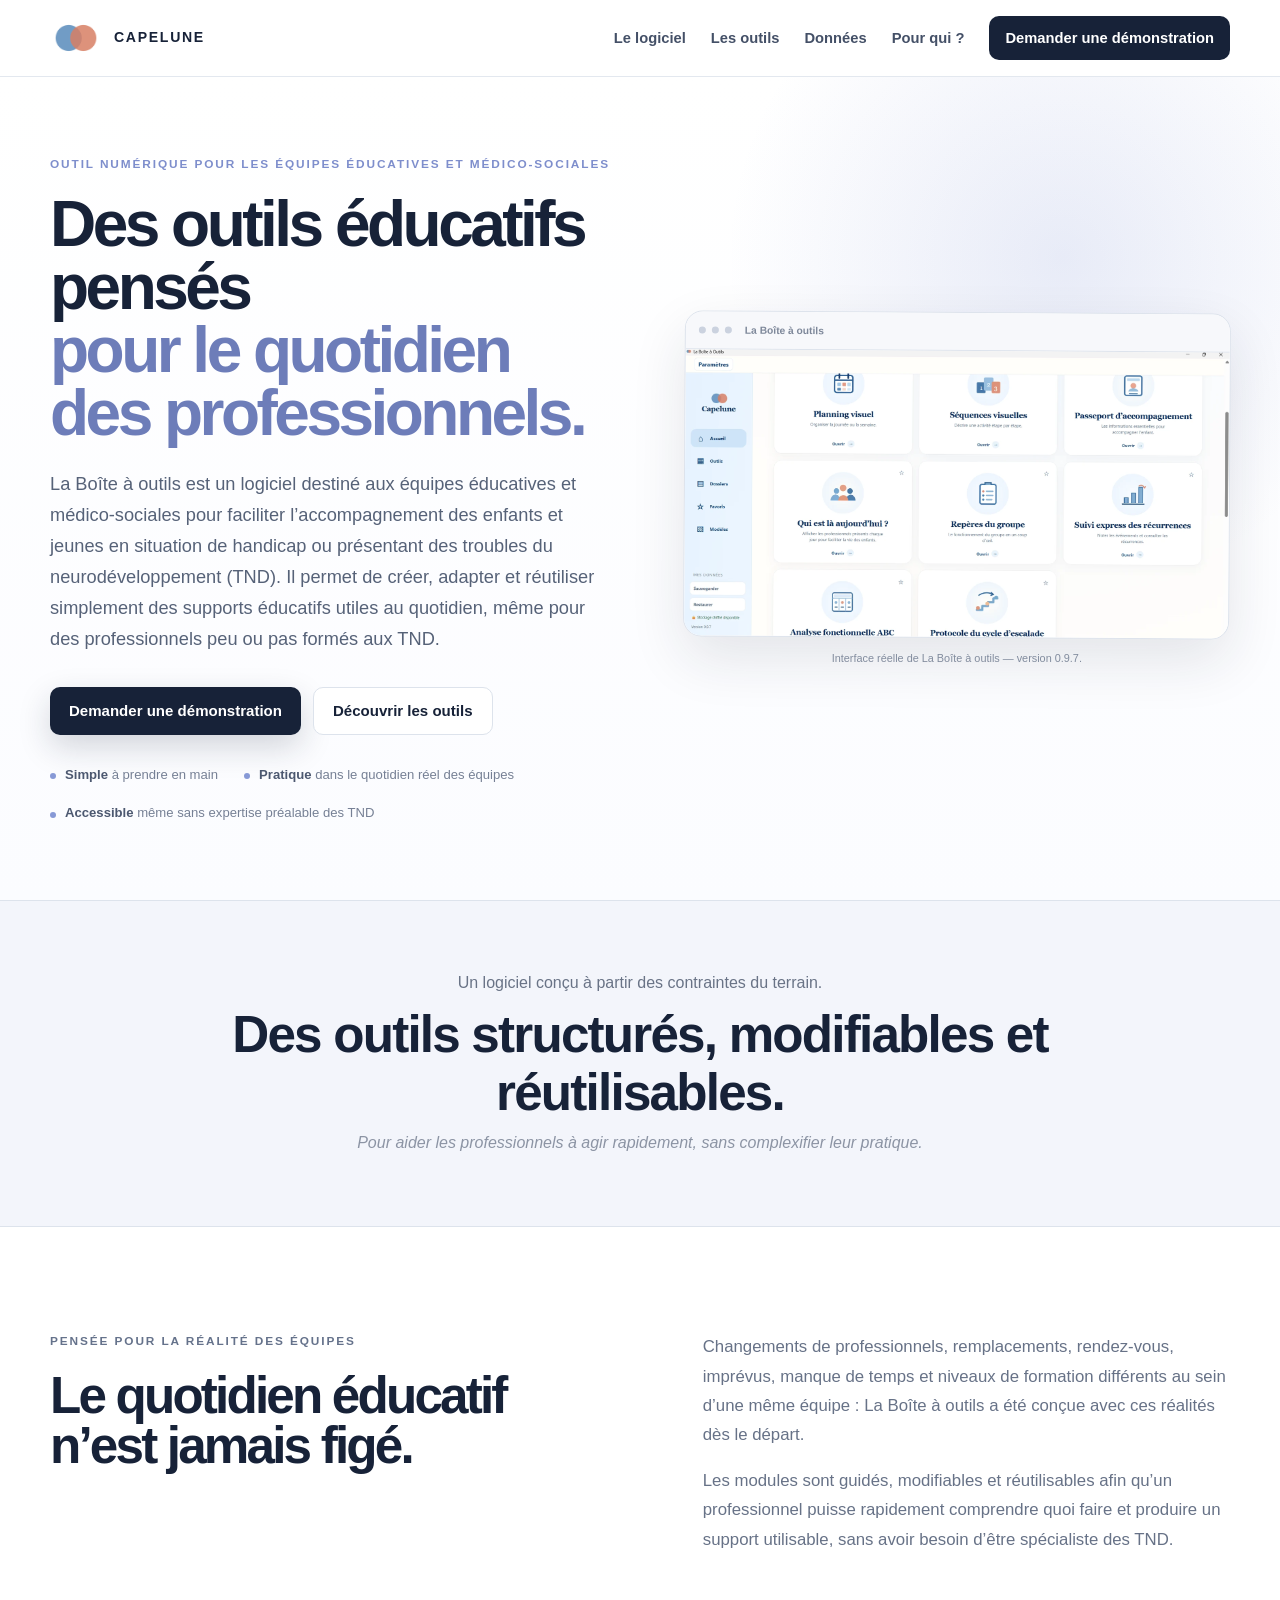
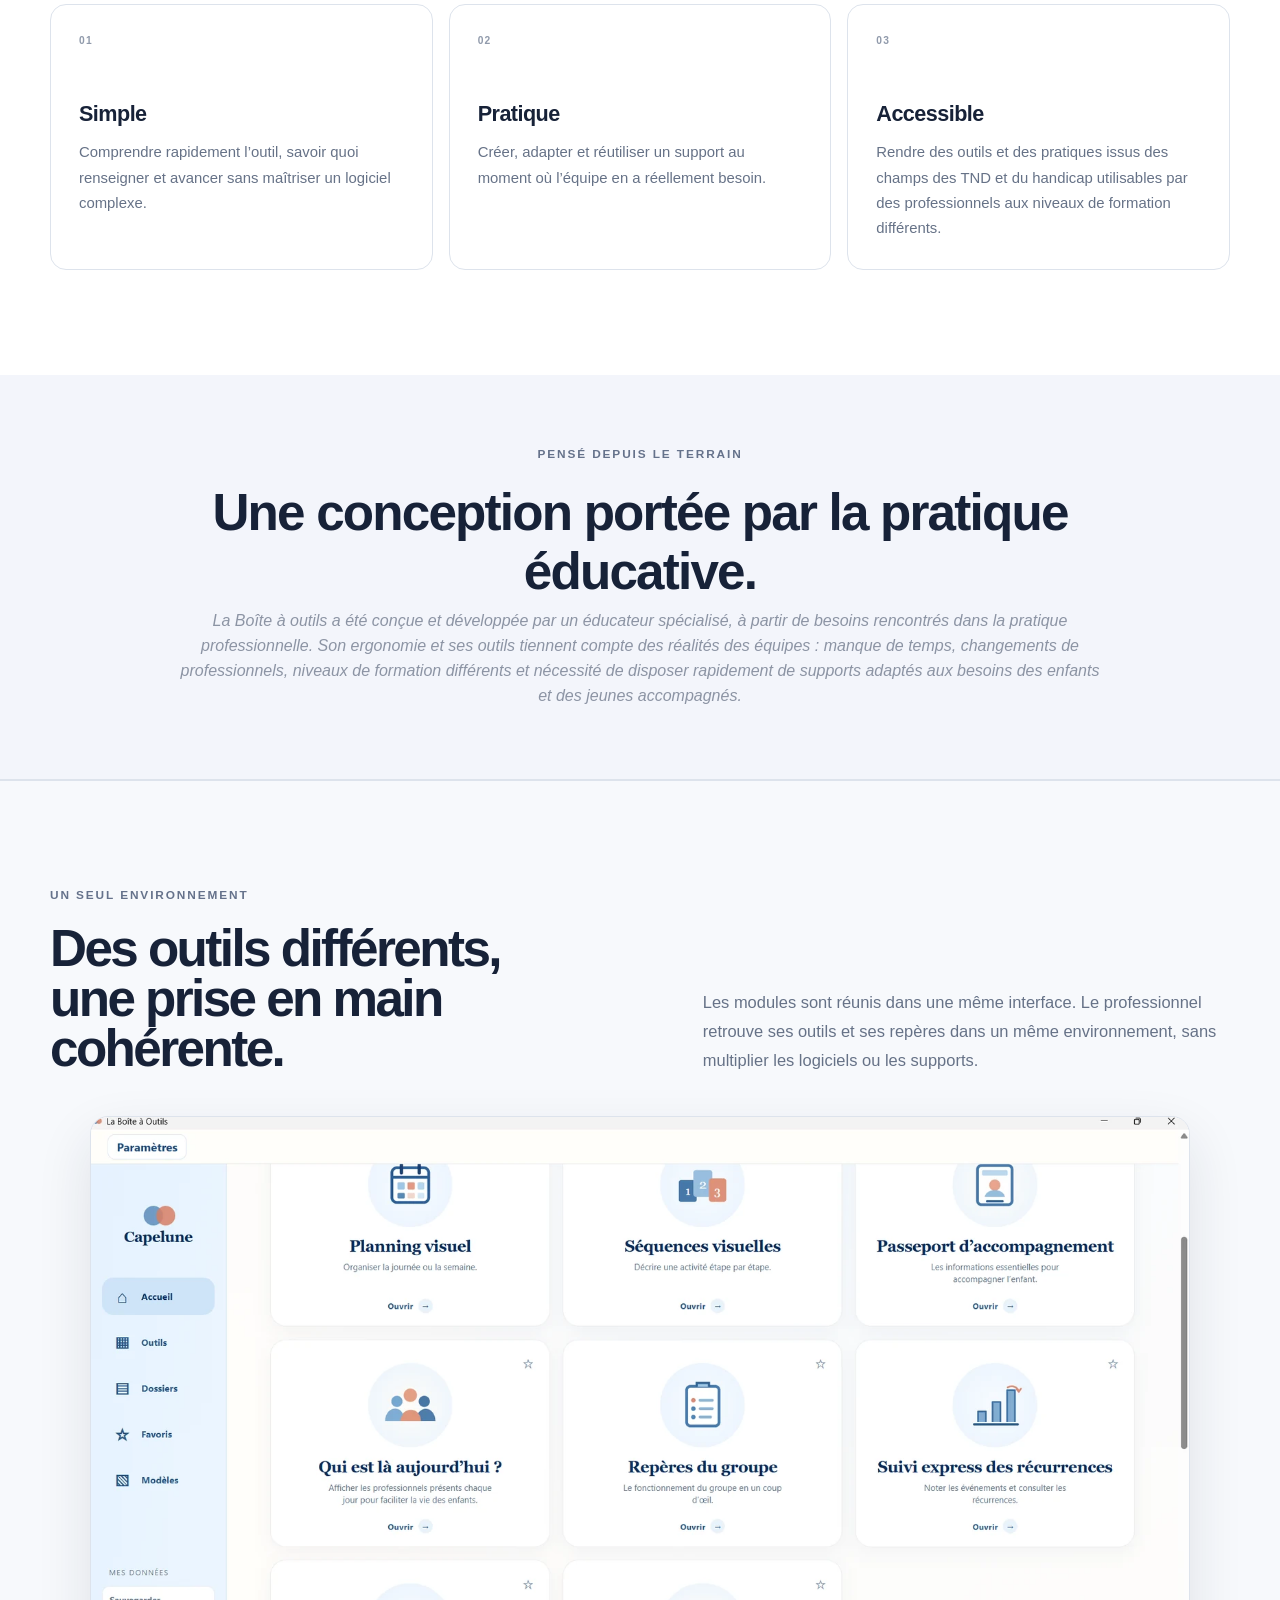
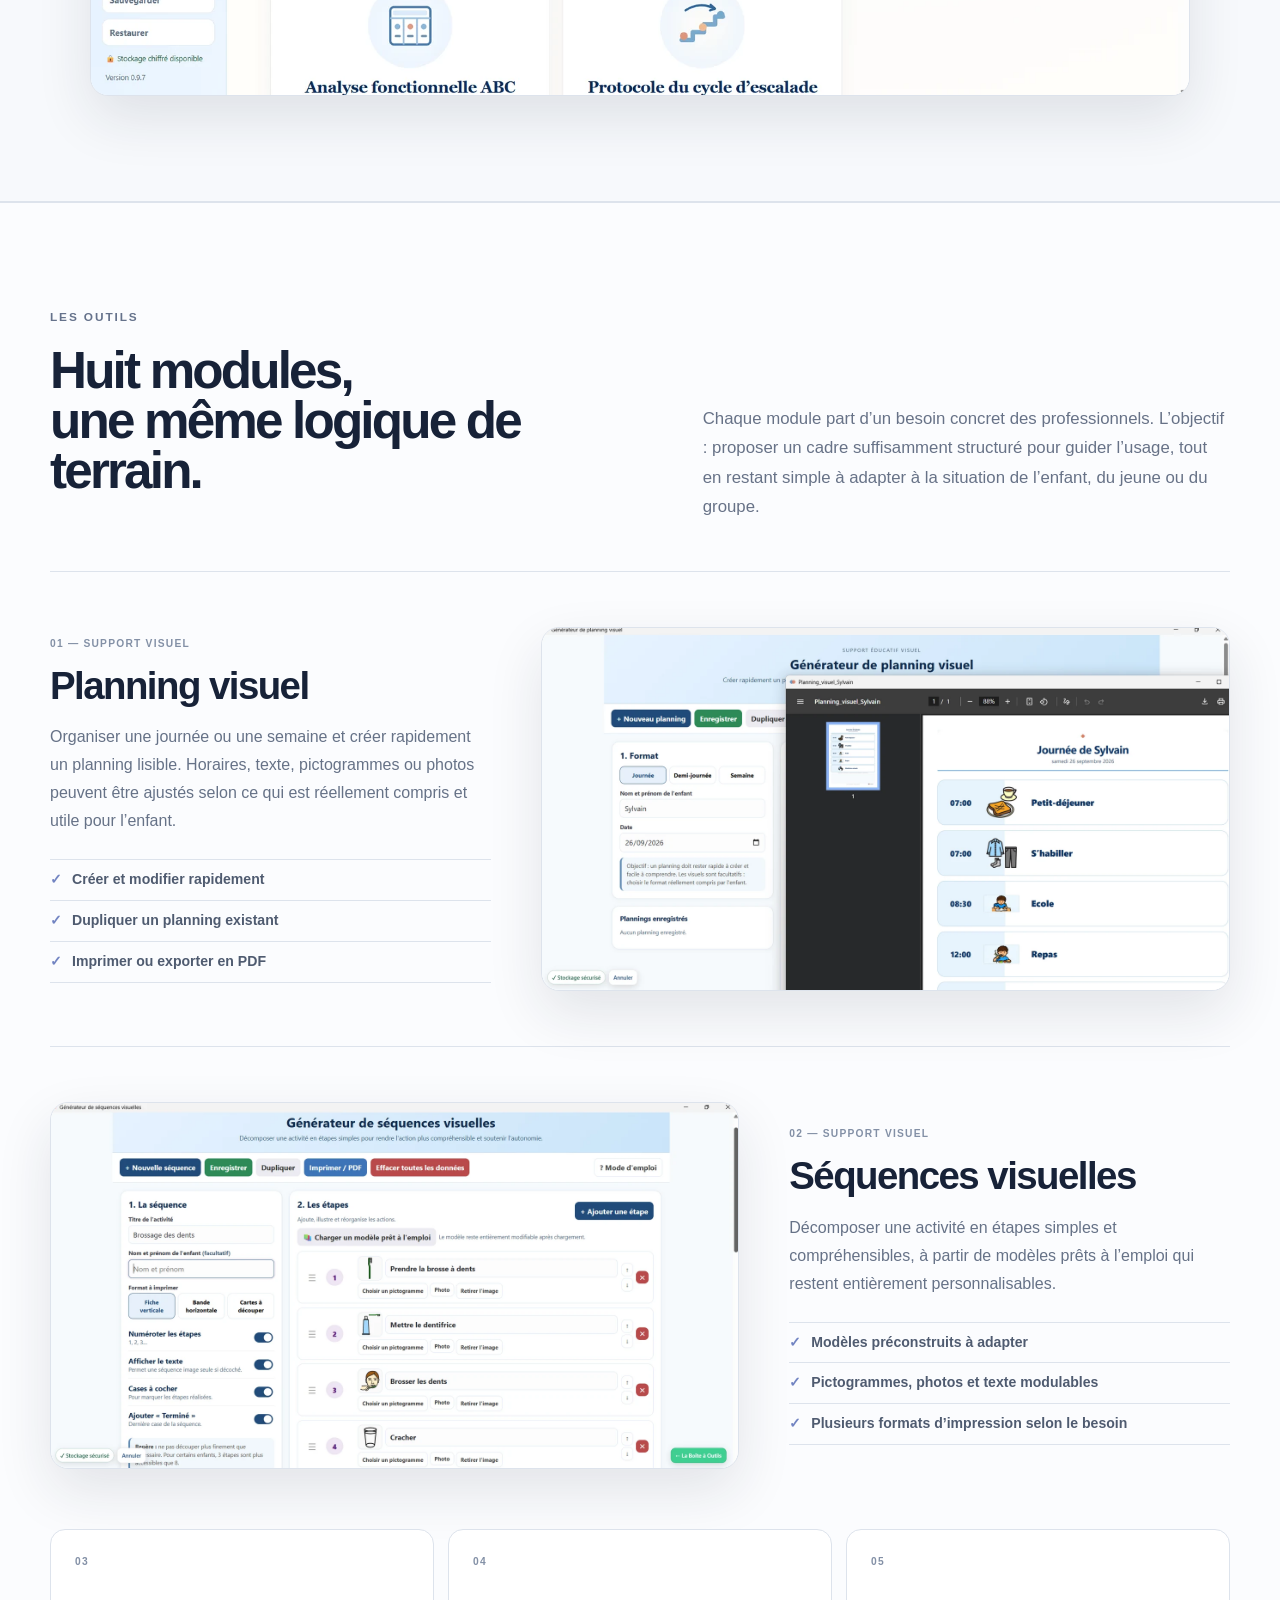
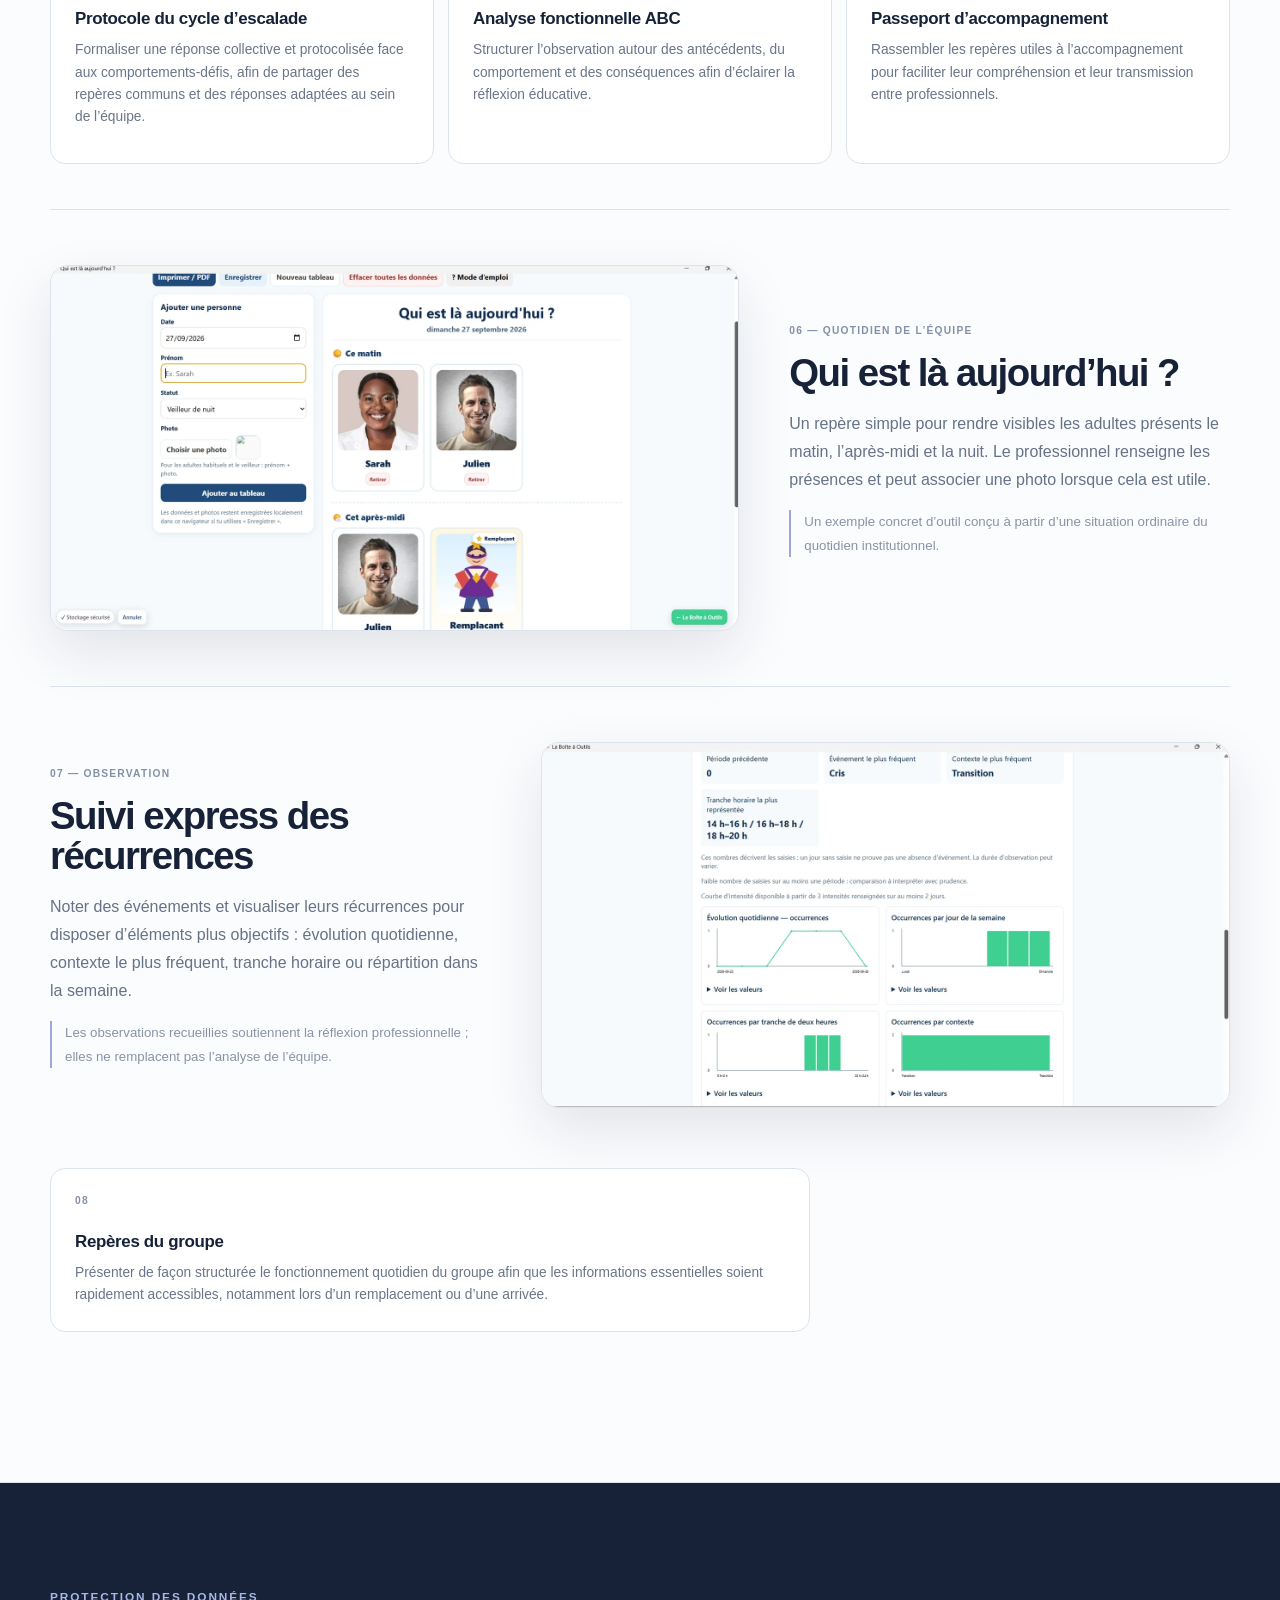
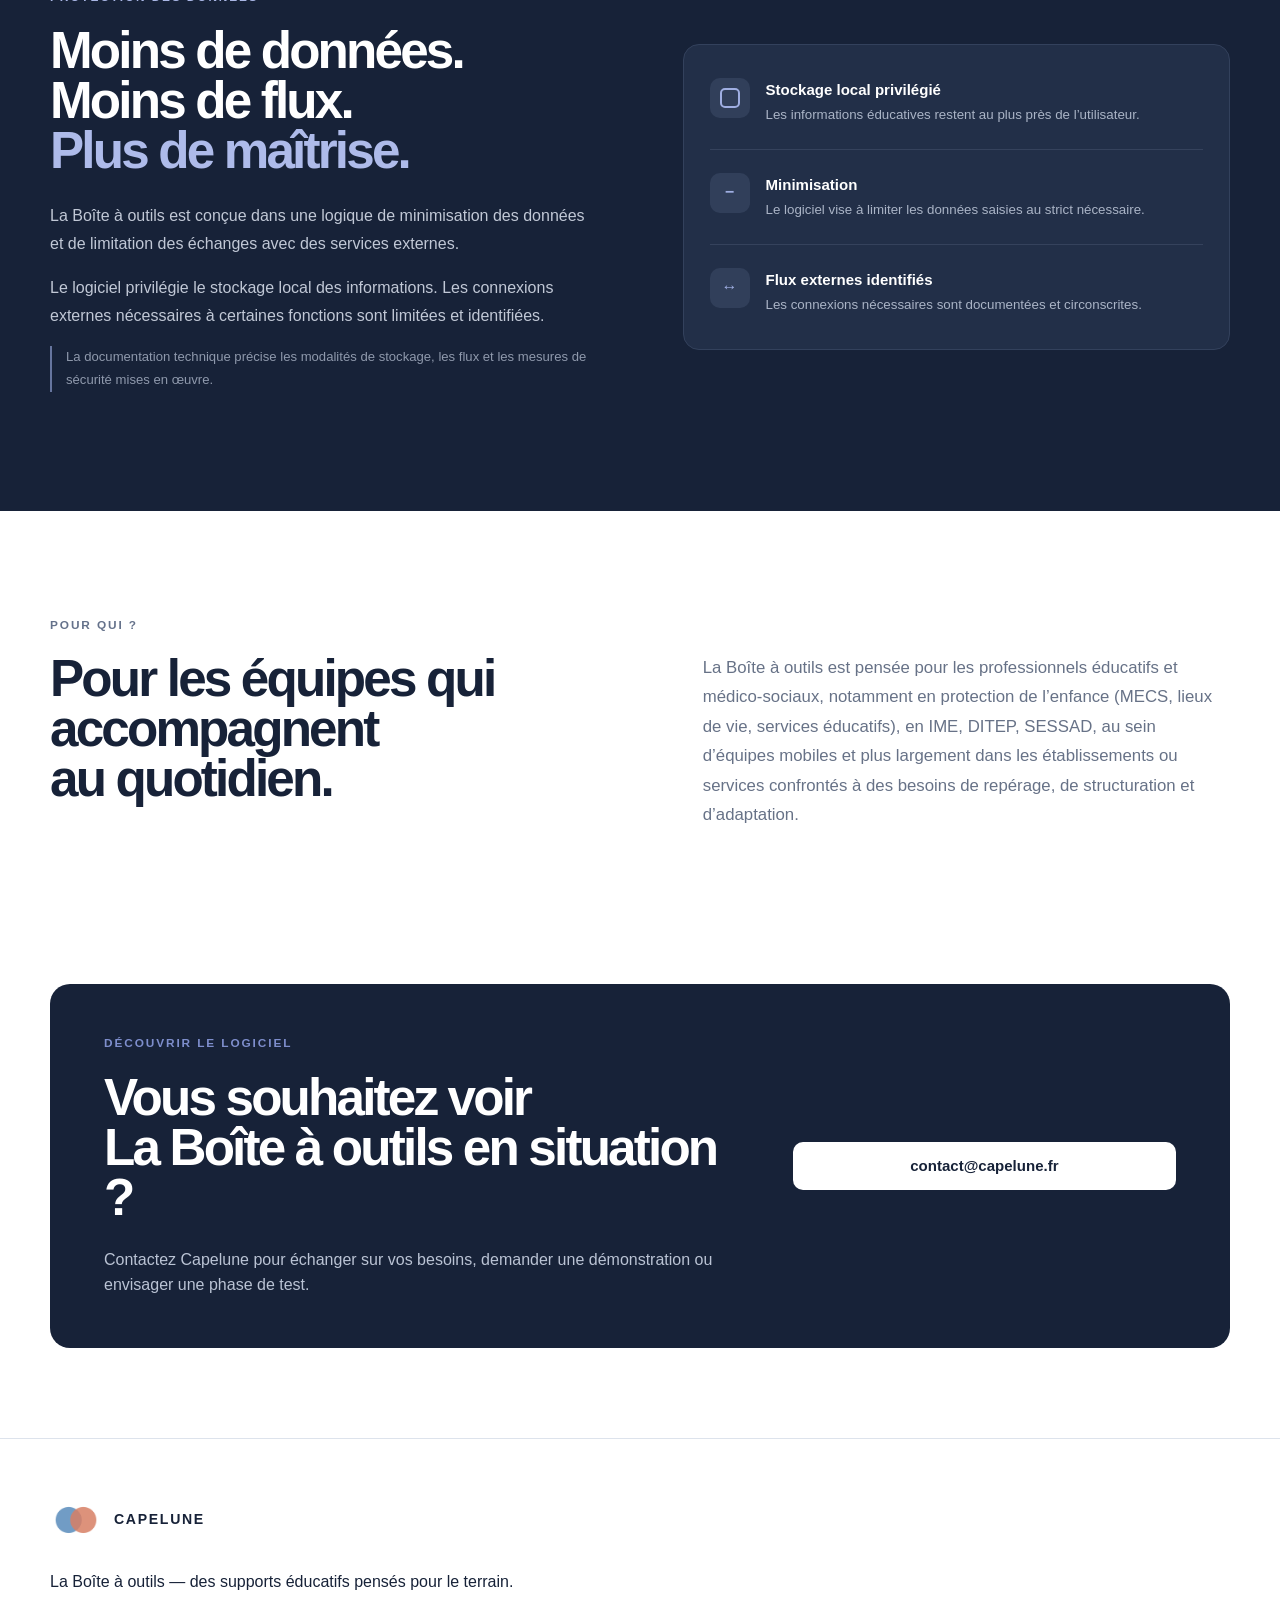
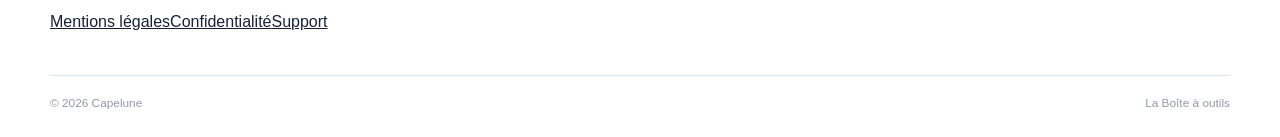
<file: index.html>
<!doctype html>
<html lang="fr">
<head>
  <meta charset="utf-8">
  <meta name="viewport" content="width=device-width, initial-scale=1">
  <title>La Boîte à outils — Capelune</title>
  <meta name="description" content="La Boîte à outils aide les équipes éducatives et médico-sociales à structurer, adapter et partager des repères utiles au quotidien.">
  <meta name="theme-color" content="#172238">
  <meta property="og:title" content="La Boîte à outils — Capelune">
  <meta property="og:description" content="Des outils éducatifs pensés pour le quotidien des professionnels.">
  <meta property="og:type" content="website">
  <meta property="og:url" content="https://capelune.fr/">
  <link rel="canonical" href="https://capelune.fr/">
  <link rel="icon" href="favicon-32.png" type="image/png">
  <link rel="apple-touch-icon" href="favicon-180.png">
  <link rel="stylesheet" href="styles.css">
</head>
<body>
  <a class="skip-link" href="#contenu">Aller au contenu</a>
  <header class="site-header" id="top"><div class="container nav-wrap">
    <a class="brand" href="#top" aria-label="Capelune — accueil"><img class="site-logo-mark" src="capelune-logo.png" alt="" width="52" height="52" style="width:52px;height:52px"><span class="brand-name">CAPELUNE</span></a>
    <button class="nav-toggle" type="button" aria-expanded="false" aria-controls="main-nav" aria-label="Ouvrir le menu"><span></span><span></span><span></span></button>
    <nav class="main-nav" id="main-nav" aria-label="Navigation principale"><a href="#outil">Le logiciel</a><a href="#outils">Les outils</a><a href="#donnees">Données</a><a href="#pour-qui">Pour qui ?</a><a class="nav-cta" href="mailto:contact@capelune.fr?subject=Demande%20de%20d%C3%A9monstration%20-%20La%20Bo%C3%AEte%20%C3%A0%20outils">Demander une démonstration</a></nav>
  </div></header>
  <main id="contenu">
    <section class="hero"><div class="container hero-grid"><div class="hero-copy"><div class="eyebrow">OUTIL NUMÉRIQUE POUR LES ÉQUIPES ÉDUCATIVES ET MÉDICO-SOCIALES</div><h1>Des outils éducatifs pensés<br><em>pour le quotidien des professionnels.</em></h1><p class="lead">La Boîte à outils est un logiciel destiné aux équipes éducatives et médico-sociales pour faciliter l’accompagnement des enfants et jeunes en situation de handicap ou présentant des troubles du neurodéveloppement (TND). Il permet de créer, adapter et réutiliser simplement des supports éducatifs utiles au quotidien, même pour des professionnels peu ou pas formés aux TND.</p><div class="hero-actions"><a class="btn btn-primary" href="mailto:contact@capelune.fr?subject=Demande%20de%20d%C3%A9monstration%20-%20La%20Bo%C3%AEte%20%C3%A0%20outils">Demander une démonstration</a><a class="btn btn-secondary" href="#outils">Découvrir les outils</a></div><div class="hero-meta"><span><b>Simple</b> à prendre en main</span><span><b>Pratique</b> dans le quotidien réel des équipes</span><span><b>Accessible</b> même sans expertise préalable des TND</span></div></div><div class="hero-visual"><figure class="product-shot product-shot-hero"><div class="product-shot-bar"><span class="window-dot"></span><span class="window-dot"></span><span class="window-dot"></span><small>La Boîte à outils</small></div><img src="accueil-logiciel-v097.webp" alt="Écran d’accueil de La Boîte à outils version 0.9.7 avec l’identité Capelune et les différents modules du logiciel" width="1500" height="793" loading="eager"></figure><p class="visual-note">Interface réelle de La Boîte à outils — version 0.9.7.</p></div></div></section>
    <section class="statement" id="outil"><div class="container narrow"><p>Un logiciel conçu à partir des contraintes du terrain.</p><h2>Des outils structurés, modifiables et réutilisables.</h2><p class="statement-sub">Pour aider les professionnels à agir rapidement, sans complexifier leur pratique.</p></div></section>
    <section class="reality section"><div class="container"><div class="section-head"><div><div class="eyebrow dark">PENSÉE POUR LA RÉALITÉ DES ÉQUIPES</div><h2>Le quotidien éducatif<br>n’est jamais figé.</h2></div><div><p>Changements de professionnels, remplacements, rendez-vous, imprévus, manque de temps et niveaux de formation différents au sein d’une même équipe : La Boîte à outils a été conçue avec ces réalités dès le départ.</p><p>Les modules sont guidés, modifiables et réutilisables afin qu’un professionnel puisse rapidement comprendre quoi faire et produire un support utilisable, sans avoir besoin d’être spécialiste des TND.</p></div></div><div class="principle-grid"><article class="principle-card"><span class="principle-number">01</span><h3>Simple</h3><p>Comprendre rapidement l’outil, savoir quoi renseigner et avancer sans maîtriser un logiciel complexe.</p></article><article class="principle-card"><span class="principle-number">02</span><h3>Pratique</h3><p>Créer, adapter et réutiliser un support au moment où l’équipe en a réellement besoin.</p></article><article class="principle-card"><span class="principle-number">03</span><h3>Accessible</h3><p>Rendre des outils et des pratiques issus des champs des TND et du handicap utilisables par des professionnels aux niveaux de formation différents.</p></article></div></div></section>
    <section class="statement"><div class="container narrow"><div class="eyebrow dark">PENSÉ DEPUIS LE TERRAIN</div><h2>Une conception portée par la pratique éducative.</h2><p class="statement-sub">La Boîte à outils a été conçue et développée par un éducateur spécialisé, à partir de besoins rencontrés dans la pratique professionnelle. Son ergonomie et ses outils tiennent compte des réalités des équipes : manque de temps, changements de professionnels, niveaux de formation différents et nécessité de disposer rapidement de supports adaptés aux besoins des enfants et des jeunes accompagnés.</p></div></section>
    <section class="product-overview section"><div class="container"><div class="product-overview-head"><div><div class="eyebrow dark">UN SEUL ENVIRONNEMENT</div><h2>Des outils différents,<br>une prise en main cohérente.</h2></div><p>Les modules sont réunis dans une même interface. Le professionnel retrouve ses outils et ses repères dans un même environnement, sans multiplier les logiciels ou les supports.</p></div><figure class="product-shot product-shot-wide"><img src="accueil-logiciel-v097.webp" alt="Vue d’ensemble de l’interface de La Boîte à outils et de ses huit modules" width="1500" height="793" loading="lazy"></figure></div></section>
    <section class="tools section" id="outils"><div class="container"><div class="section-head"><div><div class="eyebrow dark">LES OUTILS</div><h2>Huit modules,<br>une même logique de terrain.</h2></div><p>Chaque module part d’un besoin concret des professionnels. L’objectif : proposer un cadre suffisamment structuré pour guider l’usage, tout en restant simple à adapter à la situation de l’enfant, du jeune ou du groupe.</p></div>
      <div class="feature-showcase"><div class="feature-copy"><span class="feature-index">01 — SUPPORT VISUEL</span><h3>Planning visuel</h3><p>Organiser une journée ou une semaine et créer rapidement un planning lisible. Horaires, texte, pictogrammes ou photos peuvent être ajustés selon ce qui est réellement compris et utile pour l’enfant.</p><ul class="feature-points"><li>Créer et modifier rapidement</li><li>Dupliquer un planning existant</li><li>Imprimer ou exporter en PDF</li></ul></div><figure class="product-shot"><img src="planning-visuel-v097.webp" alt="Module Planning visuel de La Boîte à outils" width="1500" height="844" loading="lazy"></figure></div>
      <div class="feature-showcase reverse"><div class="feature-copy"><span class="feature-index">02 — SUPPORT VISUEL</span><h3>Séquences visuelles</h3><p>Décomposer une activité en étapes simples et compréhensibles, à partir de modèles prêts à l’emploi qui restent entièrement personnalisables.</p><ul class="feature-points"><li>Modèles préconstruits à adapter</li><li>Pictogrammes, photos et texte modulables</li><li>Plusieurs formats d’impression selon le besoin</li></ul></div><figure class="product-shot"><img src="sequences-visuelles-v097.webp" alt="Générateur de séquences visuelles" width="1600" height="852" loading="lazy"></figure></div>
      <div class="module-grid module-grid-three"><article class="module-card"><span class="module-index">03</span><h3>Protocole du cycle d’escalade</h3><p>Formaliser une réponse collective et protocolisée face aux comportements-défis, afin de partager des repères communs et des réponses adaptées au sein de l’équipe.</p></article><article class="module-card"><span class="module-index">04</span><h3>Analyse fonctionnelle ABC</h3><p>Structurer l’observation autour des antécédents, du comportement et des conséquences afin d’éclairer la réflexion éducative.</p></article><article class="module-card"><span class="module-index">05</span><h3>Passeport d’accompagnement</h3><p>Rassembler les repères utiles à l’accompagnement pour faciliter leur compréhension et leur transmission entre professionnels.</p></article></div>
      <div class="feature-showcase reverse"><div class="feature-copy"><span class="feature-index">06 — QUOTIDIEN DE L’ÉQUIPE</span><h3>Qui est là aujourd’hui ?</h3><p>Un repère simple pour rendre visibles les adultes présents le matin, l’après-midi et la nuit. Le professionnel renseigne les présences et peut associer une photo lorsque cela est utile.</p><p class="feature-note">Un exemple concret d’outil conçu à partir d’une situation ordinaire du quotidien institutionnel.</p></div><figure class="product-shot"><img src="qui-est-la-v097.webp" alt="Module Qui est là aujourd’hui" width="1500" height="844" loading="lazy"></figure></div>
      <div class="feature-showcase"><div class="feature-copy"><span class="feature-index">07 — OBSERVATION</span><h3>Suivi express des récurrences</h3><p>Noter des événements et visualiser leurs récurrences pour disposer d’éléments plus objectifs : évolution quotidienne, contexte le plus fréquent, tranche horaire ou répartition dans la semaine.</p><p class="feature-note">Les observations recueillies soutiennent la réflexion professionnelle ; elles ne remplacent pas l’analyse de l’équipe.</p></div><figure class="product-shot"><img src="recurrences-v097.webp" alt="Écran d’analyse du suivi des récurrences avec indicateurs et graphiques" width="1500" height="750" loading="lazy"></figure></div>
      <div class="module-grid module-grid-last"><article class="module-card module-card-wide"><span class="module-index">08</span><h3>Repères du groupe</h3><p>Présenter de façon structurée le fonctionnement quotidien du groupe afin que les informations essentielles soient rapidement accessibles, notamment lors d’un remplacement ou d’une arrivée.</p></article></div>
    </div></section>
    <section class="data section" id="donnees"><div class="container data-grid"><div><div class="eyebrow">PROTECTION DES DONNÉES</div><h2>Moins de données.<br>Moins de flux.<br><em>Plus de maîtrise.</em></h2><p>La Boîte à outils est conçue dans une logique de minimisation des données et de limitation des échanges avec des services externes.</p><p>Le logiciel privilégie le stockage local des informations. Les connexions externes nécessaires à certaines fonctions sont limitées et identifiées.</p><p class="data-disclaimer">La documentation technique précise les modalités de stockage, les flux et les mesures de sécurité mises en œuvre.</p></div><div class="data-card"><div class="data-line"><span class="data-icon local"></span><div><b>Stockage local privilégié</b><small>Les informations éducatives restent au plus près de l’utilisateur.</small></div></div><div class="data-line"><span class="data-icon minimize"></span><div><b>Minimisation</b><small>Le logiciel vise à limiter les données saisies au strict nécessaire.</small></div></div><div class="data-line"><span class="data-icon flows"></span><div><b>Flux externes identifiés</b><small>Les connexions nécessaires sont documentées et circonscrites.</small></div></div></div></div></section>
    <section class="audience section" id="pour-qui"><div class="container"><div class="section-head"><div><div class="eyebrow dark">POUR QUI ?</div><h2>Pour les équipes qui accompagnent<br>au quotidien.</h2></div><p>La Boîte à outils est pensée pour les professionnels éducatifs et médico-sociaux, notamment en protection de l’enfance (MECS, lieux de vie, services éducatifs), en IME, DITEP, SESSAD, au sein d’équipes mobiles et plus largement dans les établissements ou services confrontés à des besoins de repérage, de structuration et d’adaptation.</p></div></div></section>
    <section class="cta-section"><div class="container cta-card"><div><div class="eyebrow">DÉCOUVRIR LE LOGICIEL</div><h2>Vous souhaitez voir<br>La Boîte à outils en situation ?</h2><p>Contactez Capelune pour échanger sur vos besoins, demander une démonstration ou envisager une phase de test.</p></div><a class="btn btn-light" href="mailto:contact@capelune.fr?subject=Demande%20de%20d%C3%A9monstration%20-%20La%20Bo%C3%AEte%20%C3%A0%20outils">contact@capelune.fr</a></div></section>
  </main>
  <footer class="site-footer"><div class="container footer-grid"><div><div class="brand footer-brand"><img class="site-logo-mark" src="capelune-logo.png" alt="" width="52" height="52" style="width:52px;height:52px"><span class="brand-name">CAPELUNE</span></div><p>La Boîte à outils — des supports éducatifs pensés pour le terrain.</p></div><div><a href="mentions-legales.html">Mentions légales</a><a href="confidentialite.html">Confidentialité</a><a href="mailto:support@capelune.fr">Support</a></div></div><div class="container footer-bottom"><span>© 2026 Capelune</span><span>La Boîte à outils</span></div></footer>
  <script src="script.js"></script>
</body>
</html>
</file>
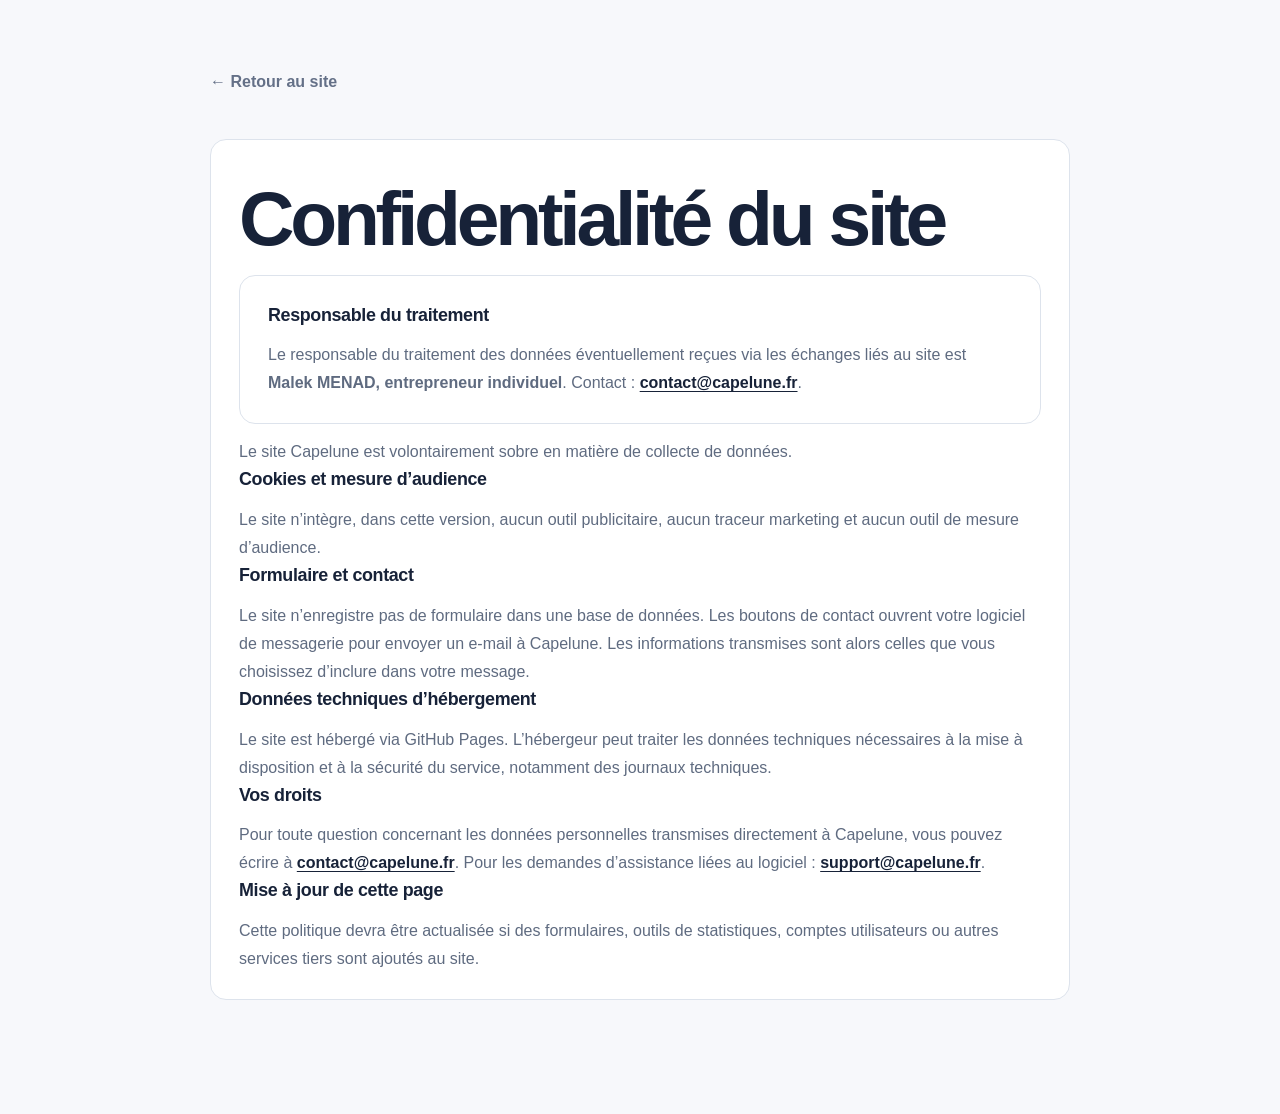
<file: confidentialite.html>
<!doctype html>
<html lang="fr">
<head>
  <meta charset="utf-8"><meta name="viewport" content="width=device-width, initial-scale=1">
  <meta name="robots" content="noindex, nofollow">
  <title>Confidentialité — Capelune</title>
  <link rel="icon" href="favicon-32.png" type="image/png">
  <link rel="apple-touch-icon" href="favicon-180.png">
  <link rel="stylesheet" href="styles.css">
</head>
<body class="legal-page">
  <main class="legal-wrap">
    <a class="legal-back" href="index.html">← Retour au site</a>
    <article class="legal-card">
      <h1>Confidentialité du site</h1>
      <section class="legal-card"><h2>Responsable du traitement</h2><p>Le responsable du traitement des données éventuellement reçues via les échanges liés au site est <strong>Malek MENAD, entrepreneur individuel</strong>. Contact : <a href="mailto:contact@capelune.fr">contact@capelune.fr</a>.</p></section>
      <p>Le site Capelune est volontairement sobre en matière de collecte de données.</p>
      <h2>Cookies et mesure d’audience</h2><p>Le site n’intègre, dans cette version, aucun outil publicitaire, aucun traceur marketing et aucun outil de mesure d’audience.</p>
      <h2>Formulaire et contact</h2><p>Le site n’enregistre pas de formulaire dans une base de données. Les boutons de contact ouvrent votre logiciel de messagerie pour envoyer un e-mail à Capelune. Les informations transmises sont alors celles que vous choisissez d’inclure dans votre message.</p>
      <h2>Données techniques d’hébergement</h2><p>Le site est hébergé via GitHub Pages. L’hébergeur peut traiter les données techniques nécessaires à la mise à disposition et à la sécurité du service, notamment des journaux techniques.</p>
      <h2>Vos droits</h2><p>Pour toute question concernant les données personnelles transmises directement à Capelune, vous pouvez écrire à <a href="mailto:contact@capelune.fr">contact@capelune.fr</a>. Pour les demandes d’assistance liées au logiciel : <a href="mailto:support@capelune.fr">support@capelune.fr</a>.</p>
      <h2>Mise à jour de cette page</h2><p>Cette politique devra être actualisée si des formulaires, outils de statistiques, comptes utilisateurs ou autres services tiers sont ajoutés au site.</p>
    </article>
  </main>
</body>
</html>
</file>
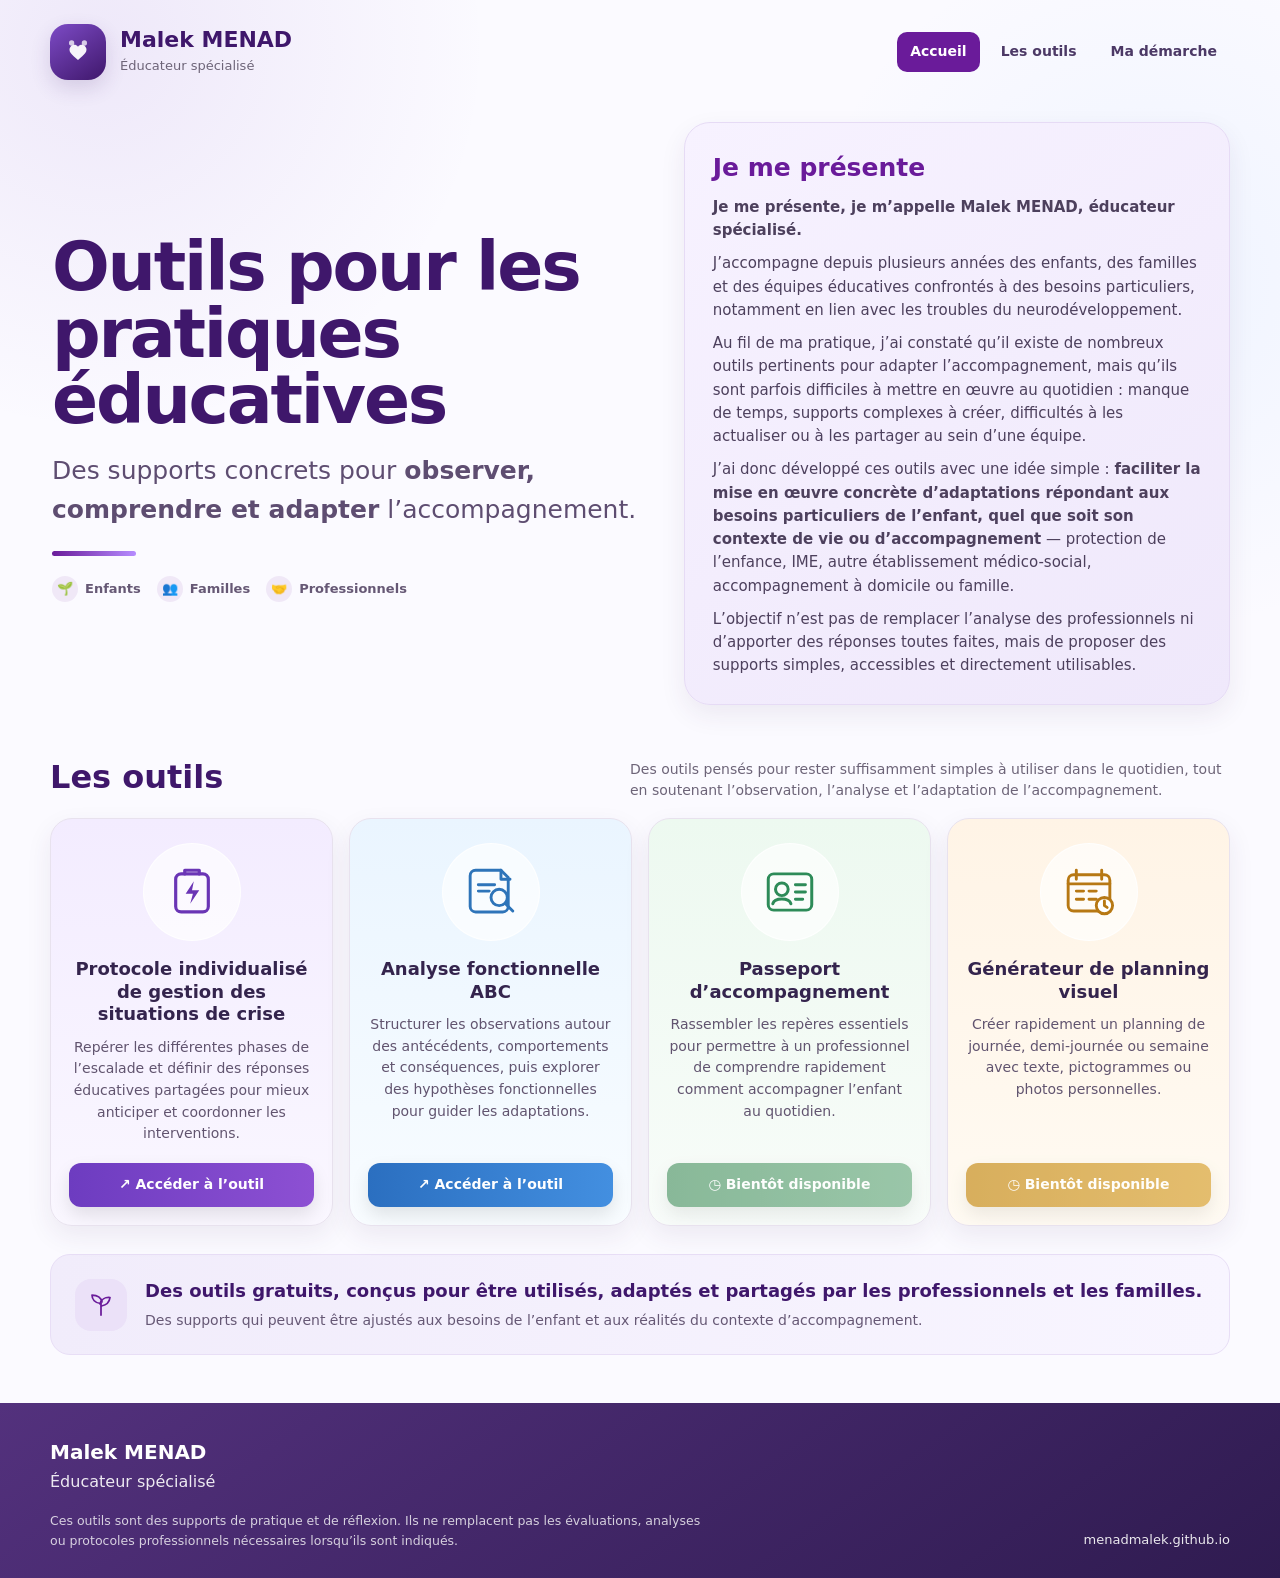
<file: index(5).html>
<!DOCTYPE html>
<html lang="fr">
<head>
  <meta charset="UTF-8" />
  <meta name="viewport" content="width=device-width, initial-scale=1.0" />
  <meta name="description" content="Outils éducatifs gratuits pour faciliter l'adaptation de l'accompagnement aux besoins particuliers des enfants." />
  <title>Outils pour les pratiques éducatives — Malek MENAD</title>

  <!-- Favicon intégrée : aucun fichier supplémentaire nécessaire -->
  <link rel="icon" href='data:image/svg+xml,
  <svg xmlns="http://www.w3.org/2000/svg" viewBox="0 0 64 64">
    <rect width="64" height="64" rx="15" fill="%236A1B9A"/>
    <path d="M19 20c4-5 10-5 13 0 3-5 9-5 13 0 5 7-2 13-13 22C21 33 14 27 19 20z" fill="white"/>
  </svg>' />

  <style>
    :root{
      --violet:#6a1b9a;
      --violet-dark:#3f176b;
      --violet-2:#7d4bc6;
      --lav:#f4effc;
      --blue:#eaf5ff;
      --green:#edf9f0;
      --sand:#fff5e7;
      --ink:#2c2140;
      --muted:#6d6478;
      --line:#e8e2ee;
      --card:#ffffff;
      --bg:#fbfaff;
      --shadow:0 10px 26px rgba(62,32,91,.08);
    }

    *{box-sizing:border-box}
    html{scroll-behavior:smooth}
    body{
      margin:0;
      font-family:Inter,system-ui,-apple-system,BlinkMacSystemFont,"Segoe UI",Roboto,Arial,sans-serif;
      color:var(--ink);
      background:
        radial-gradient(circle at 8% 3%, rgba(125,75,198,.10), transparent 24rem),
        radial-gradient(circle at 90% 18%, rgba(130,190,255,.10), transparent 22rem),
        var(--bg);
      line-height:1.55;
    }

    a{color:inherit}

    .container{
      width:min(1180px,calc(100% - 36px));
      margin:0 auto;
    }

    /* HEADER */
    header{
      padding:24px 0 8px;
    }
    .topbar{
      display:flex;
      align-items:center;
      justify-content:space-between;
      gap:24px;
    }
    .brand{
      display:flex;
      align-items:center;
      gap:14px;
      min-width:0;
    }
    .brand-mark{
      width:56px;
      height:56px;
      border-radius:18px;
      display:grid;
      place-items:center;
      background:linear-gradient(145deg,var(--violet-2),var(--violet-dark));
      color:#fff;
      box-shadow:0 8px 20px rgba(76,41,120,.16);
      flex:0 0 auto;
    }
    .brand-mark svg{width:34px;height:34px}
    .brand-title{
      font-weight:850;
      font-size:22px;
      line-height:1.1;
      color:var(--violet-dark);
    }
    .brand-sub{
      font-size:13px;
      color:var(--muted);
      margin-top:3px;
    }
    nav{
      display:flex;
      gap:8px;
      flex-wrap:wrap;
      justify-content:flex-end;
    }
    nav a{
      text-decoration:none;
      padding:9px 13px;
      border-radius:10px;
      color:#4c3966;
      font-weight:700;
      font-size:14px;
    }
    nav a:hover,
    nav a.active{
      background:var(--violet);
      color:#fff;
    }

    /* HERO */
    .hero{
      display:grid;
      grid-template-columns:1.05fr .95fr;
      gap:30px;
      align-items:stretch;
      padding:34px 0 24px;
    }
    .hero-copy{
      padding:28px 6px 18px 2px;
      display:flex;
      flex-direction:column;
      justify-content:center;
    }
    .hero h1{
      font-size:clamp(40px,6vw,68px);
      line-height:.98;
      letter-spacing:-2.2px;
      margin:0;
      color:var(--violet-dark);
      max-width:760px;
    }
    .hero-lead{
      margin:18px 0 0;
      font-size:clamp(18px,2.1vw,25px);
      color:#5e4d71;
      max-width:720px;
    }
    .hero-rule{
      width:84px;
      height:5px;
      border-radius:999px;
      background:linear-gradient(90deg,var(--violet),#b68cff);
      margin:22px 0 18px;
    }
    .audiences{
      display:flex;
      gap:10px 16px;
      flex-wrap:wrap;
      margin-top:2px;
      color:#665875;
      font-size:13px;
      font-weight:700;
    }
    .audiences span{
      display:inline-flex;
      align-items:center;
      gap:7px;
    }
    .audiences i{
      width:26px;
      height:26px;
      border-radius:50%;
      display:grid;
      place-items:center;
      background:#f0e8f7;
      color:var(--violet);
      font-style:normal;
    }

    .about{
      background:linear-gradient(145deg,#f7f2ff,#efe8fb);
      border:1px solid #e6dbf5;
      border-radius:26px;
      padding:26px 28px;
      box-shadow:var(--shadow);
    }
    .about h2{
      margin:0 0 8px;
      font-size:25px;
      color:var(--violet);
    }
    .about p{
      margin:0 0 10px;
      color:#4d405d;
      font-size:15px;
    }
    .about p:last-child{margin-bottom:0}

    /* TOOLS */
    .tools{
      padding:24px 0 10px;
    }
    .section-heading{
      display:flex;
      align-items:end;
      justify-content:space-between;
      gap:20px;
      margin-bottom:16px;
    }
    .section-heading h2{
      margin:0;
      font-size:32px;
      color:var(--violet-dark);
    }
    .section-heading p{
      margin:0;
      color:var(--muted);
      max-width:600px;
      font-size:14px;
    }

    .tools-grid{
      display:grid;
      grid-template-columns:repeat(4,1fr);
      gap:16px;
    }
    .tool{
      position:relative;
      overflow:hidden;
      border-radius:22px;
      padding:22px 18px 18px;
      min-height:360px;
      border:1px solid var(--line);
      box-shadow:var(--shadow);
      display:flex;
      flex-direction:column;
      text-align:center;
    }
    .tool:nth-child(1){background:linear-gradient(180deg,#f3ecff,#faf7ff)}
    .tool:nth-child(2){background:linear-gradient(180deg,#eaf5ff,#f8fcff)}
    .tool:nth-child(3){background:linear-gradient(180deg,#edf9f0,#f8fcf9)}
    .tool:nth-child(4){background:linear-gradient(180deg,#fff4e6,#fffaf2)}

    .tool-icon{
      width:98px;
      height:98px;
      border-radius:50%;
      margin:2px auto 17px;
      display:grid;
      place-items:center;
      background:rgba(255,255,255,.65);
      border:1px solid rgba(255,255,255,.8);
    }
    .tool-icon svg{width:58px;height:58px}
    .tool:nth-child(1) .tool-icon{color:#6a35b5}
    .tool:nth-child(2) .tool-icon{color:#2e74b9}
    .tool:nth-child(3) .tool-icon{color:#2d8b58}
    .tool:nth-child(4) .tool-icon{color:#b77813}

    .tool h3{
      font-size:18px;
      line-height:1.25;
      margin:0 0 11px;
      color:#34244d;
    }
    .tool p{
      margin:0;
      color:#61546f;
      font-size:14px;
    }
    .tool .spacer{flex:1}
    .tool-btn{
      margin-top:18px;
      display:inline-flex;
      align-items:center;
      justify-content:center;
      gap:8px;
      padding:11px 13px;
      border-radius:12px;
      text-decoration:none;
      font-weight:800;
      font-size:14px;
      color:#fff;
      box-shadow:0 8px 18px rgba(0,0,0,.10);
    }
    .tool:nth-child(1) .tool-btn{background:linear-gradient(90deg,#6d3cc0,#8d50d3)}
    .tool:nth-child(2) .tool-btn{background:linear-gradient(90deg,#2b6fc0,#438fe0)}
    .tool:nth-child(3) .tool-btn{background:linear-gradient(90deg,#5e9f74,#76b28a)}
    .tool:nth-child(4) .tool-btn{background:linear-gradient(90deg,#c99124,#daa63c)}
    .tool-btn.disabled{
      opacity:.72;
      cursor:default;
      pointer-events:none;
    }

    /* BANNER */
    .free-banner{
      margin:28px 0 4px;
      background:linear-gradient(90deg,#f1ecfb,#f8f5ff);
      border:1px solid #e8def6;
      border-radius:20px;
      padding:22px 24px;
      display:flex;
      gap:18px;
      align-items:center;
    }
    .free-banner .sprout{
      width:52px;height:52px;
      border-radius:16px;
      background:#ebe1f8;
      display:grid;
      place-items:center;
      color:var(--violet);
      flex:0 0 auto;
    }
    .free-banner strong{
      display:block;
      font-size:18px;
      color:var(--violet-dark);
      margin-bottom:3px;
    }
    .free-banner span{
      color:#665875;
      font-size:14px;
    }

    /* FOOTER */
    footer{
      margin-top:34px;
      background:linear-gradient(145deg,#53317d,#2f1b50);
      color:#fff;
      padding:34px 0 28px;
    }
    .footer-main{
      display:flex;
      align-items:flex-end;
      justify-content:space-between;
      gap:24px;
    }
    .footer-name{
      font-size:20px;
      font-weight:850;
    }
    .footer-role{
      opacity:.9;
      margin-top:2px;
    }
    .footer-note{
      max-width:660px;
      font-size:12.5px;
      opacity:.78;
      margin-top:16px;
    }
    .footer-url{
      font-size:13px;
      opacity:.9;
      text-align:right;
    }

    @media(max-width:1020px){
      .tools-grid{grid-template-columns:repeat(2,1fr)}
      .hero{grid-template-columns:1fr}
      .hero-copy{padding-bottom:0}
    }

    @media(max-width:720px){
      .container{width:min(100% - 24px,1180px)}
      .topbar{align-items:flex-start}
      nav{display:none}
      .brand-title{font-size:20px}
      .hero{padding-top:16px}
      .hero h1{font-size:42px;letter-spacing:-1.3px}
      .hero-lead{font-size:18px}
      .about{padding:22px 20px}
      .tools-grid{grid-template-columns:1fr}
      .tool{min-height:auto}
      .section-heading{display:block}
      .section-heading p{margin-top:6px}
      .free-banner{align-items:flex-start}
      .footer-main{display:block}
      .footer-url{text-align:left;margin-top:20px}
    }
  </style>
</head>

<body>
  <header>
    <div class="container topbar">
      <div class="brand">
        <div class="brand-mark" aria-hidden="true">
          <svg viewBox="0 0 64 64" fill="none">
            <path d="M18 22c4-5 10-5 14 0 4-5 10-5 14 0 6 8-2 15-14 25C20 37 12 30 18 22Z" fill="currentColor" opacity=".95"/>
            <circle cx="20" cy="15" r="5" fill="currentColor" opacity=".75"/>
            <circle cx="44" cy="15" r="5" fill="currentColor" opacity=".75"/>
          </svg>
        </div>
        <div>
          <div class="brand-title">Malek MENAD</div>
          <div class="brand-sub">Éducateur spécialisé</div>
        </div>
      </div>

      <nav aria-label="Navigation principale">
        <a class="active" href="#accueil">Accueil</a>
        <a href="#outils">Les outils</a>
        <a href="#demarche">Ma démarche</a>
      </nav>
    </div>
  </header>

  <main>
    <div class="container">

      <section class="hero" id="accueil">
        <div class="hero-copy">
          <h1>Outils pour les pratiques éducatives</h1>
          <p class="hero-lead">Des supports concrets pour <strong>observer, comprendre et adapter</strong> l’accompagnement.</p>
          <div class="hero-rule"></div>

          <div class="audiences" aria-label="Publics concernés">
            <span><i>🌱</i> Enfants</span>
            <span><i>👥</i> Familles</span>
            <span><i>🤝</i> Professionnels</span>
          </div>
        </div>

        <aside class="about" id="demarche">
          <h2>Je me présente</h2>
          <p><strong>Je me présente, je m’appelle Malek MENAD, éducateur spécialisé.</strong></p>
          <p>J’accompagne depuis plusieurs années des enfants, des familles et des équipes éducatives confrontés à des besoins particuliers, notamment en lien avec les troubles du neurodéveloppement.</p>
          <p>Au fil de ma pratique, j’ai constaté qu’il existe de nombreux outils pertinents pour adapter l’accompagnement, mais qu’ils sont parfois difficiles à mettre en œuvre au quotidien : manque de temps, supports complexes à créer, difficultés à les actualiser ou à les partager au sein d’une équipe.</p>
          <p>J’ai donc développé ces outils avec une idée simple : <strong>faciliter la mise en œuvre concrète d’adaptations répondant aux besoins particuliers de l’enfant, quel que soit son contexte de vie ou d’accompagnement</strong> — protection de l’enfance, IME, autre établissement médico-social, accompagnement à domicile ou famille.</p>
          <p>L’objectif n’est pas de remplacer l’analyse des professionnels ni d’apporter des réponses toutes faites, mais de proposer des supports simples, accessibles et directement utilisables.</p>
        </aside>
      </section>

      <section class="tools" id="outils">
        <div class="section-heading">
          <h2>Les outils</h2>
          <p>Des outils pensés pour rester suffisamment simples à utiliser dans le quotidien, tout en soutenant l’observation, l’analyse et l’adaptation de l’accompagnement.</p>
        </div>

        <div class="tools-grid">

          <article class="tool">
            <div class="tool-icon" aria-hidden="true">
              <svg viewBox="0 0 64 64" fill="none" stroke="currentColor" stroke-width="3.5" stroke-linecap="round" stroke-linejoin="round">
                <rect x="14" y="12" width="36" height="42" rx="6"/>
                <path d="M24 12V8h16v4"/>
                <path d="M34 20 25 34h8l-3 11 10-15h-8l2-10Z" fill="currentColor" stroke="none"/>
              </svg>
            </div>
            <h3>Protocole individualisé de gestion des situations de crise</h3>
            <p>Repérer les différentes phases de l’escalade et définir des réponses éducatives partagées pour mieux anticiper et coordonner les interventions.</p>
            <div class="spacer"></div>
            <a class="tool-btn" href="https://menadmalek.github.io/Protocole-escalade-/" target="_blank" rel="noopener">↗ Accéder à l’outil</a>
          </article>

          <article class="tool">
            <div class="tool-icon" aria-hidden="true">
              <svg viewBox="0 0 64 64" fill="none" stroke="currentColor" stroke-width="3.2" stroke-linecap="round" stroke-linejoin="round">
                <path d="M15 8h28l8 8v32a6 6 0 0 1-6 6H15a6 6 0 0 1-6-6V14a6 6 0 0 1 6-6Z"/>
                <path d="M43 8v10h10"/>
                <circle cx="41" cy="38" r="9"/>
                <path d="m48 45 8 8"/>
                <path d="M18 24h18M18 31h12"/>
              </svg>
            </div>
            <h3>Analyse fonctionnelle ABC</h3>
            <p>Structurer les observations autour des antécédents, comportements et conséquences, puis explorer des hypothèses fonctionnelles pour guider les adaptations.</p>
            <div class="spacer"></div>
            <a class="tool-btn" href="https://menadmalek.github.io/analyse-fonctionnelle-abc/" target="_blank" rel="noopener">↗ Accéder à l’outil</a>
          </article>

          <article class="tool">
            <div class="tool-icon" aria-hidden="true">
              <svg viewBox="0 0 64 64" fill="none" stroke="currentColor" stroke-width="3.3" stroke-linecap="round" stroke-linejoin="round">
                <rect x="8" y="12" width="48" height="40" rx="6"/>
                <circle cx="23" cy="29" r="7"/>
                <path d="M13 45c2-7 18-7 20 0"/>
                <path d="M38 24h11M38 32h11M38 40h8"/>
              </svg>
            </div>
            <h3>Passeport d’accompagnement</h3>
            <p>Rassembler les repères essentiels pour permettre à un professionnel de comprendre rapidement comment accompagner l’enfant au quotidien.</p>
            <div class="spacer"></div>
            <span class="tool-btn disabled">◷ Bientôt disponible</span>
          </article>

          <article class="tool">
            <div class="tool-icon" aria-hidden="true">
              <svg viewBox="0 0 64 64" fill="none" stroke="currentColor" stroke-width="3.2" stroke-linecap="round" stroke-linejoin="round">
                <rect x="9" y="13" width="46" height="40" rx="6"/>
                <path d="M18 8v10M46 8v10M9 23h46"/>
                <path d="M18 31h8M32 31h8M18 40h8M32 40h8"/>
                <circle cx="49" cy="47" r="9" fill="white"/>
                <path d="M49 42v5l3 2"/>
              </svg>
            </div>
            <h3>Générateur de planning visuel</h3>
            <p>Créer rapidement un planning de journée, demi-journée ou semaine avec texte, pictogrammes ou photos personnelles.</p>
            <div class="spacer"></div>
            <span class="tool-btn disabled">◷ Bientôt disponible</span>
          </article>

        </div>

        <div class="free-banner">
          <div class="sprout" aria-hidden="true">
            <svg width="32" height="32" viewBox="0 0 64 64" fill="none" stroke="currentColor" stroke-width="3.5" stroke-linecap="round" stroke-linejoin="round">
              <path d="M32 52V28"/>
              <path d="M31 29C20 28 14 21 14 12c10 0 18 5 20 14"/>
              <path d="M33 34c10-2 16-8 17-17-10-1-18 4-20 13"/>
            </svg>
          </div>
          <div>
            <strong>Des outils gratuits, conçus pour être utilisés, adaptés et partagés par les professionnels et les familles.</strong>
            <span>Des supports qui peuvent être ajustés aux besoins de l’enfant et aux réalités du contexte d’accompagnement.</span>
          </div>
        </div>
      </section>

    </div>
  </main>

  <footer>
    <div class="container">
      <div class="footer-main">
        <div>
          <div class="footer-name">Malek MENAD</div>
          <div class="footer-role">Éducateur spécialisé</div>
          <div class="footer-note">
            Ces outils sont des supports de pratique et de réflexion. Ils ne remplacent pas les évaluations, analyses ou protocoles professionnels nécessaires lorsqu’ils sont indiqués.
          </div>
        </div>
        <div class="footer-url">menadmalek.github.io</div>
      </div>
    </div>
  </footer>
</body>
</html>
</file>
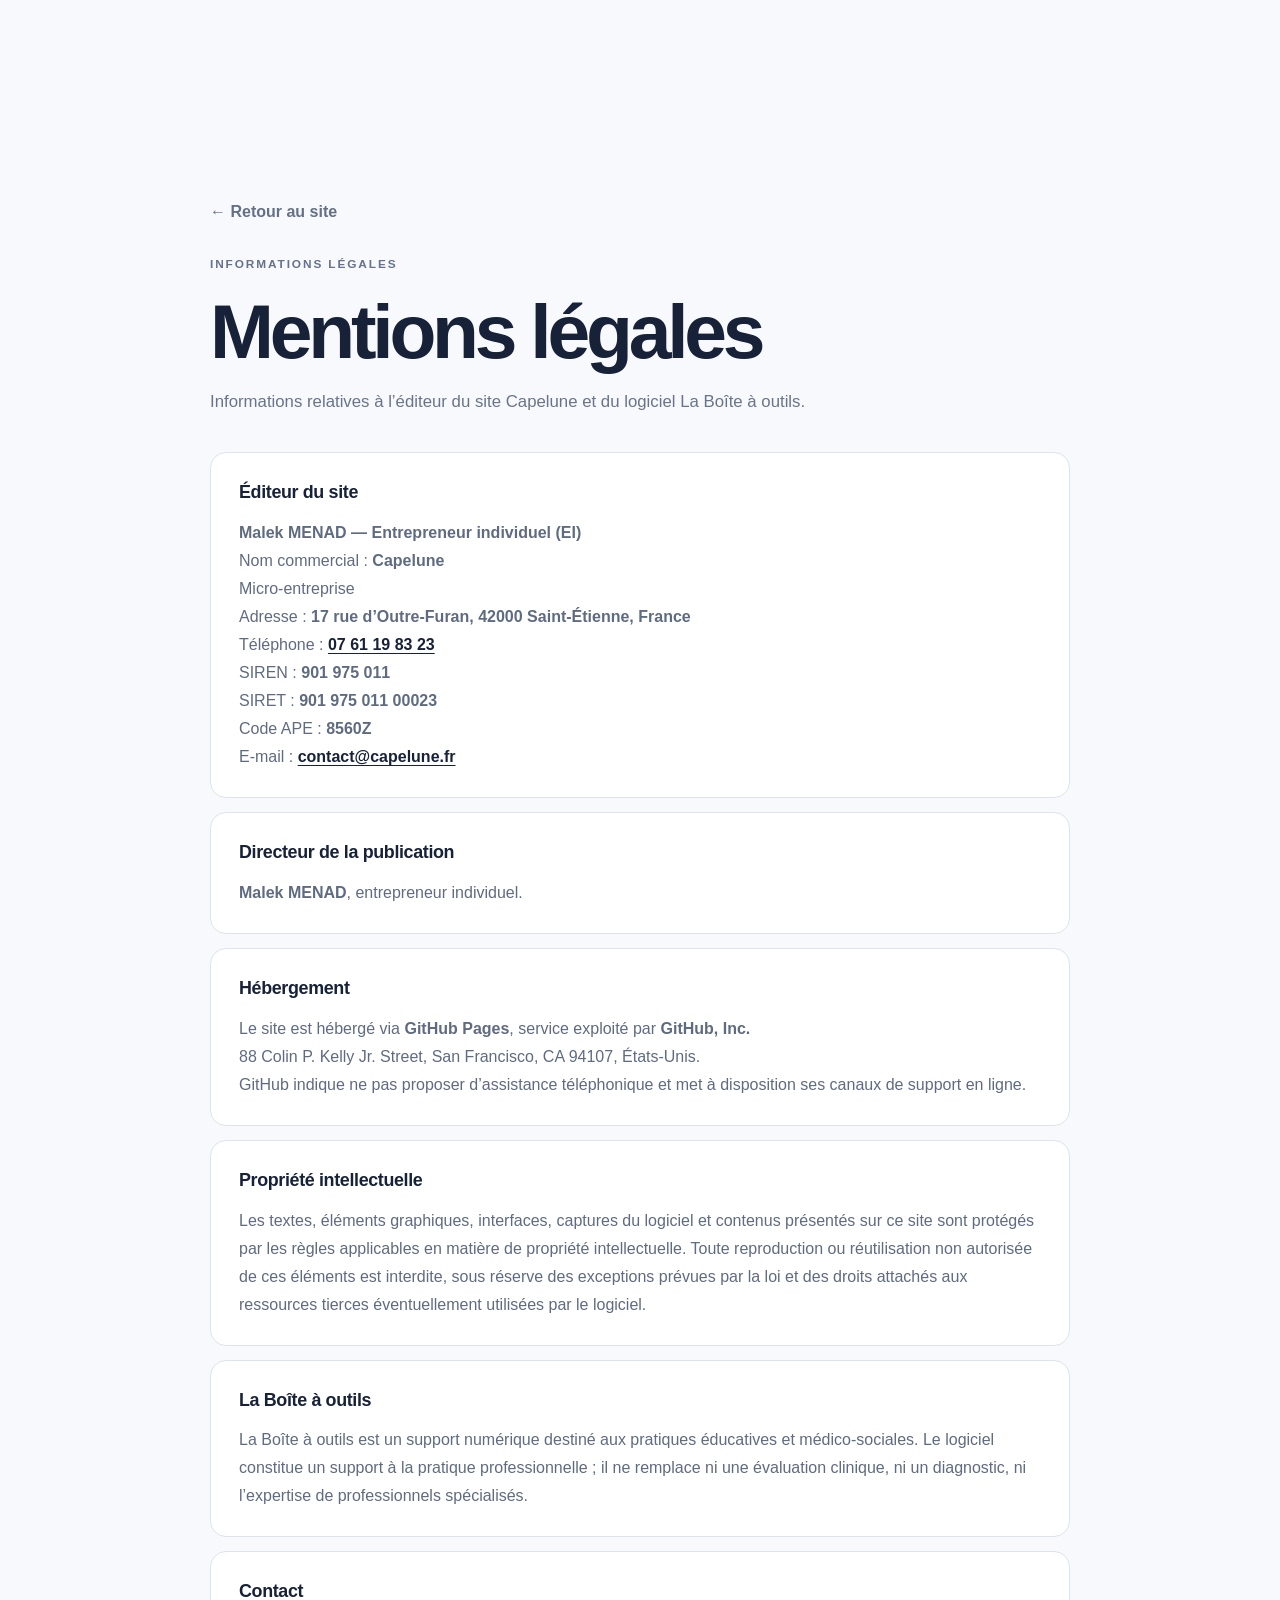
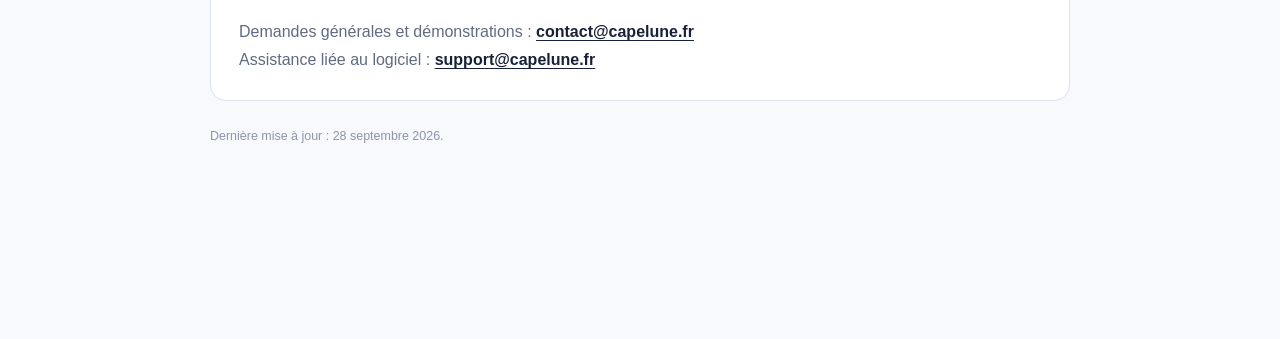
<file: mentions-legales.html>
<!doctype html>
<html lang="fr">
<head>
  <meta charset="utf-8"><meta name="viewport" content="width=device-width, initial-scale=1">
  <meta name="robots" content="noindex, nofollow">
  <title>Mentions légales — Capelune</title>
  <link rel="icon" href="favicon-32.png" type="image/png">
  <link rel="apple-touch-icon" href="favicon-180.png">
  <link rel="stylesheet" href="styles.css">
</head>
<body class="legal-page">
  <main class="legal-main">
    <div class="container legal-wrap">
      <a class="legal-back" href="index.html">← Retour au site</a>
      <div class="eyebrow dark">INFORMATIONS LÉGALES</div>
      <h1>Mentions légales</h1>
      <p class="legal-intro">Informations relatives à l’éditeur du site Capelune et du logiciel La Boîte à outils.</p>
      <section class="legal-card"><h2>Éditeur du site</h2><p><strong>Malek MENAD — Entrepreneur individuel (EI)</strong><br>Nom commercial : <strong>Capelune</strong><br>Micro-entreprise<br>Adresse : <strong>17 rue d’Outre-Furan, 42000 Saint-Étienne, France</strong><br>Téléphone : <a href="tel:+33761198323">07 61 19 83 23</a><br>SIREN : <strong>901 975 011</strong><br>SIRET : <strong>901 975 011 00023</strong><br>Code APE : <strong>8560Z</strong><br>E-mail : <a href="mailto:contact@capelune.fr">contact@capelune.fr</a></p></section>
      <section class="legal-card"><h2>Directeur de la publication</h2><p><strong>Malek MENAD</strong>, entrepreneur individuel.</p></section>
      <section class="legal-card"><h2>Hébergement</h2><p>Le site est hébergé via <strong>GitHub Pages</strong>, service exploité par <strong>GitHub, Inc.</strong><br>88 Colin P. Kelly Jr. Street, San Francisco, CA 94107, États-Unis.<br>GitHub indique ne pas proposer d’assistance téléphonique et met à disposition ses canaux de support en ligne.</p></section>
      <section class="legal-card"><h2>Propriété intellectuelle</h2><p>Les textes, éléments graphiques, interfaces, captures du logiciel et contenus présentés sur ce site sont protégés par les règles applicables en matière de propriété intellectuelle. Toute reproduction ou réutilisation non autorisée de ces éléments est interdite, sous réserve des exceptions prévues par la loi et des droits attachés aux ressources tierces éventuellement utilisées par le logiciel.</p></section>
      <section class="legal-card"><h2>La Boîte à outils</h2><p>La Boîte à outils est un support numérique destiné aux pratiques éducatives et médico-sociales. Le logiciel constitue un support à la pratique professionnelle ; il ne remplace ni une évaluation clinique, ni un diagnostic, ni l’expertise de professionnels spécialisés.</p></section>
      <section class="legal-card"><h2>Contact</h2><p>Demandes générales et démonstrations : <a href="mailto:contact@capelune.fr">contact@capelune.fr</a><br>Assistance liée au logiciel : <a href="mailto:support@capelune.fr">support@capelune.fr</a></p></section>
      <p class="legal-update">Dernière mise à jour : 28 septembre 2026.</p>
    </div>
  </main>
</body>
</html>
</file>
<file: styles.css>
/* Capelune — site vitrine V1
   Aucun framework, aucune police externe, aucun cookie, aucun tracker. */

:root{
  --ink:#172238;
  --ink-2:#27344d;
  --muted:#697386;
  --paper:#ffffff;
  --soft:#f5f7fb;
  --soft-blue:#eef2ff;
  --line:#dde3ec;
  --accent:#8799d6;
  --accent-2:#a8b7e8;
  --warm:#b56e62;
  --warm-soft:#f5ecea;
  --radius:18px;
  --shadow:0 20px 60px rgba(23,34,56,.10);
  --container:min(1180px, calc(100% - 40px));
}

*{box-sizing:border-box}
html{scroll-behavior:smooth}
body{
  margin:0;
  font-family:Inter, ui-sans-serif, -apple-system, BlinkMacSystemFont, "Segoe UI", Roboto, Helvetica, Arial, sans-serif;
  color:var(--ink);
  background:var(--paper);
  line-height:1.55;
  -webkit-font-smoothing:antialiased;
}
a{color:inherit}
button,input,textarea,select{font:inherit}
img,svg{display:block;max-width:100%}
section{scroll-margin-top:92px}
.container{width:var(--container);margin-inline:auto}
.narrow{max-width:920px}
.skip-link{position:fixed;left:10px;top:-60px;background:var(--ink);color:#fff;padding:10px 14px;border-radius:8px;z-index:999}
.skip-link:focus{top:10px}

.site-header{
  position:sticky;top:0;z-index:80;
  border-bottom:1px solid rgba(221,227,236,.82);
  background:rgba(255,255,255,.88);
  backdrop-filter:blur(15px);
}
.nav-wrap{height:76px;display:flex;align-items:center;justify-content:space-between;gap:28px}
.brand{display:inline-flex;align-items:center;gap:12px;text-decoration:none}
.brand-mark{
  width:28px;height:28px;border-radius:8px;
  background:linear-gradient(145deg,#7185d0,#acb8e8);
  box-shadow:inset 0 0 0 1px rgba(255,255,255,.35);
}
.brand-name{font-weight:800;letter-spacing:.12em;font-size:.88rem}
.main-nav{display:flex;align-items:center;gap:25px}
.main-nav>a{font-size:.92rem;font-weight:650;text-decoration:none;color:#445067}
.main-nav>a:hover{color:var(--ink)}
.main-nav .nav-cta{padding:11px 16px;border-radius:10px;background:var(--ink);color:#fff}
.nav-toggle{display:none;background:none;border:0;padding:8px}
.nav-toggle span{display:block;width:24px;height:2px;background:var(--ink);margin:5px 0;border-radius:2px}

.hero{
  padding:78px 0 76px;
  background:
    radial-gradient(circle at 83% 22%,rgba(135,153,214,.19),transparent 27%),
    linear-gradient(#fff,#fbfcff);
  border-bottom:1px solid var(--line);
}
.hero-grid{display:grid;grid-template-columns:1.02fr .98fr;align-items:center;gap:65px}
.eyebrow{font-size:.74rem;font-weight:850;letter-spacing:.16em;color:#7e8ecc;margin-bottom:20px}
.eyebrow.dark{color:#65728b}
.hero h1,.section h2,.not-section h2,.origin h2,.cta-card h2{
  font-size:clamp(2.5rem,5vw,5.15rem);
  line-height:.98;letter-spacing:-.055em;
  margin:0 0 25px;font-weight:820;
}
.hero h1 em,.data h2 em{font-style:normal;color:#6d7db9}
.hero .lead{font-size:1.14rem;line-height:1.7;color:#566278;max-width:660px;margin:0 0 32px}
.hero-actions{display:flex;flex-wrap:wrap;gap:12px;margin-bottom:30px}
.btn{
  display:inline-flex;align-items:center;justify-content:center;
  min-height:48px;padding:0 19px;border-radius:10px;text-decoration:none;
  font-weight:780;font-size:.94rem;transition:.2s ease;
}
.btn:hover{transform:translateY(-1px)}
.btn-primary{background:var(--ink);color:#fff;box-shadow:0 12px 32px rgba(23,34,56,.18)}
.btn-secondary{border:1px solid var(--line);background:#fff;color:var(--ink)}
.btn-light{background:#fff;color:var(--ink)}
.hero-meta{display:flex;gap:18px 26px;flex-wrap:wrap;color:#768095;font-size:.82rem}
.hero-meta span{position:relative;padding-left:15px}
.hero-meta span:before{content:"";position:absolute;left:0;top:.63em;width:6px;height:6px;background:var(--accent);border-radius:50%}
.hero-meta b{color:#4c5870}

.hero-visual{position:relative}
.software-shell{background:#f4f6fb;border:1px solid #dce2ee;border-radius:18px;overflow:hidden;box-shadow:var(--shadow);transform:rotate(.6deg)}
.software-topbar{height:55px;background:var(--ink);color:white;display:flex;align-items:center;justify-content:space-between;padding:0 18px;font-size:.72rem}
.software-logo{display:flex;align-items:center;gap:8px;font-weight:750}
.software-logo span{width:18px;height:18px;border-radius:5px;background:linear-gradient(145deg,#7c90d4,#aab8e7)}
.software-status{color:#dbe3ff}
.software-body{display:grid;grid-template-columns:55px 1fr;min-height:390px}
.software-sidebar{background:#fff;border-right:1px solid #e1e6ef;display:flex;flex-direction:column;align-items:center;gap:13px;padding-top:22px}
.side-pill{width:25px;height:25px;border-radius:7px;background:#eef1f6;border:1px solid #e4e8ef}
.side-pill.active{background:#dfe5fa;border-color:#cfd8f4}
.software-content{padding:24px}
.mock-heading{display:flex;justify-content:space-between;gap:10px;margin-bottom:20px}
.mock-heading small{display:block;font-size:.57rem;letter-spacing:.14em;color:#8a93a4;font-weight:800;margin-bottom:5px}
.mock-heading strong{font-size:.92rem}
.mock-badge{align-self:flex-start;font-size:.6rem;color:#53618f;background:#e8ecfb;padding:5px 8px;border-radius:20px;font-weight:800}
.schedule{display:grid;grid-template-columns:52px 1fr;border:1px solid #e2e7f0;border-radius:11px;overflow:hidden;background:#fff}
.time{font-size:.65rem;color:#8b94a4;padding:12px 9px;border-bottom:1px solid #edf0f5;background:#fafbfc}
.event{min-height:48px;display:flex;align-items:center;gap:10px;padding:8px 12px;border-bottom:1px solid #edf0f5;font-size:.7rem;font-weight:700}
.event b{margin-left:auto;font-size:.55rem;color:#7b5480;background:#f3e9f2;padding:4px 7px;border-radius:10px}
.ico{width:26px;height:26px;border-radius:7px;background:#edf1fa;position:relative}
.ico.activity:before,.ico.meal:before,.ico.person:before,.ico.home:before{content:"";position:absolute;inset:7px;border-radius:3px;background:#8e9fd7}
.ico.person:before{border-radius:50%}
.mock-actions{display:flex;justify-content:flex-end;gap:7px;margin-top:15px}
.mock-actions button{border:1px solid #dfe4ed;background:#fff;border-radius:7px;padding:7px 9px;color:#647085;font-size:.59rem}
.mock-actions .primary-mini{background:var(--ink);color:#fff;border-color:var(--ink)}
.visual-note{font-size:.68rem;color:#8993a5;text-align:center;margin:12px 0 0}

.statement{padding:70px 0;text-align:center;background:#f3f5fb;border-bottom:1px solid var(--line)}
.statement p{margin:0;color:#697386}
.statement h2{font-size:clamp(1.8rem,4vw,3.25rem);line-height:1.15;letter-spacing:-.035em;margin:10px 0 8px}
.statement h2 span{color:#6575b1}
.statement .statement-sub{font-style:italic;color:#8c94a4}

.section{padding:105px 0}
.section-head{display:grid;grid-template-columns:1.05fr .95fr;gap:70px;align-items:end;margin-bottom:50px}
.section-head h2,.data h2,.origin h2{font-size:clamp(2.2rem,4vw,4.2rem)}
.section-head p{font-size:1.05rem;line-height:1.75;color:#677287;margin:0;max-width:560px}

.comparison{display:grid;grid-template-columns:1fr 1fr;gap:18px}
.compare-card{border:1px solid var(--line);border-radius:16px;overflow:hidden}
.compare-label{font-size:.72rem;font-weight:850;letter-spacing:.08em;padding:14px 18px;border-bottom:1px solid var(--line)}
.before .compare-label{background:var(--warm-soft);color:#8f5147}
.after .compare-label{background:var(--ink);color:#fff}
.compare-card ul{list-style:none;padding:0;margin:0}
.compare-card li{display:flex;gap:15px;align-items:center;padding:17px 18px;border-bottom:1px solid #edf0f4;color:#4f5b70;font-size:.94rem}
.compare-card li:last-child{border-bottom:0}
.compare-card li span{font-size:.62rem;color:#9aa2b1;font-weight:800}
.after li{font-weight:680;color:var(--ink)}

.tools{background:#fbfcfe;border-block:1px solid var(--line)}
.tool-grid{display:grid;grid-template-columns:repeat(3,1fr);gap:17px}
.tool-card{min-height:380px;background:#fff;border:1px solid var(--line);border-radius:16px;padding:24px;display:flex;flex-direction:column;box-shadow:0 8px 25px rgba(23,34,56,.03)}
.tool-card.featured{grid-column:span 2}
.tool-number{font-size:.65rem;font-weight:900;letter-spacing:.1em;color:#99a2b2;margin:22px 0 10px}
.tool-card h3{font-size:1.25rem;margin:0 0 10px;letter-spacing:-.02em}
.tool-card p{font-size:.92rem;color:#6a7588;line-height:1.65;margin:0}
.tool-visual{height:140px;background:#f4f6fb;border:1px solid #e7ebf2;border-radius:12px;padding:22px;display:flex;align-items:center;justify-content:center;color:#7181bd}

.planning-visual{display:flex;flex-direction:column;gap:9px}
.pv-row{width:100%;height:25px;display:grid;grid-template-columns:28px 1fr 72px;gap:8px}
.pv-row i,.pv-row b,.pv-row em{display:block;border-radius:5px;background:#fff;border:1px solid #e1e6ef}
.pv-row i{background:#e7ebfa}
.sequence-visual{gap:10px}
.sequence-visual span{width:35px;height:35px;display:grid;place-items:center;border-radius:9px;background:#fff;border:1px solid #dfe4ee;font-weight:900}
.sequence-visual i{width:25px;height:2px;background:#cbd3e4}
.escalation-visual svg{width:100%;height:100%}
.escalation-visual circle{fill:#7181bd}
.recurrence-visual{align-items:end;gap:8px}
.recurrence-visual i{display:block;width:24px;background:#8495d1;border-radius:5px 5px 2px 2px;opacity:.9}
.abc-visual{gap:8px}
.abc-visual span{display:flex;flex-direction:column;align-items:center;gap:4px;font-size:1.2rem;font-weight:900}
.abc-visual small{font-size:.47rem;color:#7d8799;font-weight:700}
.abc-visual i{font-style:normal;color:#a6afbd}
.group-visual{display:block}
.group-visual div{display:flex;gap:8px;margin-bottom:13px}
.group-visual div span{width:34px;height:34px;border-radius:50%;background:#dce3f8}
.group-visual b{display:block;height:8px;background:#fff;border:1px solid #e0e5ee;border-radius:5px;margin-bottom:8px}
.group-visual b.short{width:67%}
.quick-visual{gap:15px}
.avatar{width:58px;height:58px;border-radius:50%;background:#dfe5fa}
.quick-lines{flex:1}
.quick-lines b{display:block;height:9px;background:#fff;border:1px solid #e0e5ee;border-radius:5px;margin:8px 0}
.quick-lines b:nth-child(2){width:82%}
.quick-lines b:nth-child(3){width:60%}

.pillars{padding-top:0;background:#fbfcfe}
.pillar-grid{display:grid;grid-template-columns:repeat(4,1fr);border:1px solid var(--line);border-radius:16px;overflow:hidden;background:#fff}
.pillar-grid article{padding:30px;border-right:1px solid var(--line)}
.pillar-grid article:last-child{border-right:0}
.pillar-kicker{font-size:.64rem;font-weight:850;color:#8d97aa}
.pillar-grid h3{font-size:1.1rem;margin:35px 0 8px}
.pillar-grid p{font-size:.87rem;color:#6d778b;margin:0;line-height:1.6}

.data{background:var(--ink);color:#fff}
.data-grid{display:grid;grid-template-columns:1fr 1fr;gap:85px;align-items:center}
.data .eyebrow{color:#aab7e6}
.data h2{margin-bottom:26px}
.data h2 em{color:#aebbea}
.data p{color:#c1c8d6;font-size:1rem;line-height:1.75;max-width:600px}
.data-disclaimer{font-size:.82rem!important;color:#8f99ac!important;border-left:2px solid #66759e;padding-left:14px}
.data-card{background:#222f48;border:1px solid #33415c;border-radius:16px;padding:10px 26px}
.data-line{display:flex;gap:16px;padding:23px 0;border-bottom:1px solid #35425c}
.data-line:last-child{border-bottom:0}
.data-line b{display:block;font-size:.94rem;margin-bottom:4px}
.data-line small{display:block;color:#aab4c6;line-height:1.55}
.data-icon{width:40px;height:40px;flex:0 0 40px;border-radius:10px;background:#313f5a;position:relative}
.data-icon:before{content:"";position:absolute;inset:10px;border:2px solid #9faee2;border-radius:5px}
.data-icon.minimize:after{content:"−";position:absolute;inset:0;display:grid;place-items:center;color:#9faee2;font-weight:900}
.data-icon.flows:after{content:"↔";position:absolute;inset:0;display:grid;place-items:center;color:#9faee2;font-weight:900}
.data-icon.control:after{content:"✓";position:absolute;inset:0;display:grid;place-items:center;color:#9faee2;font-weight:900}
.data-icon.minimize:before,.data-icon.flows:before,.data-icon.control:before{display:none}

.audience-tags{display:flex;flex-wrap:wrap;gap:10px}
.audience-tags span{border:1px solid var(--line);background:#fff;border-radius:999px;padding:13px 18px;font-weight:750;font-size:.9rem;color:#4e5b73}

.not-section{padding:85px 0;background:#f5f6f8;border-block:1px solid var(--line)}
.not-grid{display:grid;grid-template-columns:1fr 1fr;gap:75px;align-items:center}
.not-section h2{font-size:clamp(2.1rem,4vw,3.75rem);margin:0}
.not-section ul{list-style:none;padding:0;margin:0;border-top:1px solid #d7dce5}
.not-section li{padding:17px 0;border-bottom:1px solid #d7dce5;color:#5f6a7e}
.not-section li:before{content:"—";margin-right:12px;color:var(--warm)}

.origin-grid{display:grid;grid-template-columns:.85fr 1.15fr;gap:80px;align-items:center}
.origin-card{min-height:310px;background:var(--ink);border-radius:18px;color:#fff;padding:35px;display:flex;align-items:flex-end;gap:18px}
.origin-initials{width:74px;height:74px;border-radius:50%;display:grid;place-items:center;background:#2d3b58;border:1px solid #475572;font-weight:900;letter-spacing:.05em}
.origin-card span{font-size:.62rem;letter-spacing:.14em;color:#9da9c5}
.origin-card h3{margin:5px 0 1px;font-size:1.35rem}
.origin-card p{margin:0;color:#b9c1d1}
.origin-copy p{font-size:1rem;line-height:1.75;color:#667287}

.cta-section{padding:0 0 90px}
.cta-card{background:var(--ink);color:#fff;border-radius:20px;padding:50px 54px;display:grid;grid-template-columns:1.25fr .75fr;gap:50px;align-items:center}
.cta-card h2{font-size:clamp(2.1rem,4vw,4rem)}
.cta-card p{color:#bac3d4;max-width:650px;margin-bottom:0}
.cta-actions{display:flex;flex-direction:column;align-items:flex-start;gap:16px}
.text-link{text-decoration:none;font-size:.9rem;font-weight:700}
.text-link.light{color:#dbe2f3}

.site-footer{border-top:1px solid var(--line);padding:55px 0 24px}
.footer-top{display:grid;grid-template-columns:1.2fr .8fr;gap:70px}
.footer-brand p{color:#7b8597;font-size:.87rem;max-width:470px;margin-top:18px}
.footer-links{display:grid;grid-template-columns:1fr 1fr;gap:30px}
.footer-links b{font-size:.77rem;letter-spacing:.08em;display:block;margin-bottom:12px}
.footer-links a{display:block;text-decoration:none;color:#6e798d;font-size:.86rem;margin:7px 0}
.footer-bottom{display:flex;justify-content:space-between;border-top:1px solid var(--line);margin-top:40px;padding-top:18px;color:#929aaa;font-size:.74rem}

.legal-page{background:#f7f8fb;min-height:100vh}
.legal-wrap{max-width:850px;margin:0 auto;padding:70px 20px 100px}
.legal-back{display:inline-block;margin-bottom:30px;text-decoration:none;color:#647087;font-weight:700}
.legal-card{background:#fff;border:1px solid var(--line);border-radius:18px;padding:38px}
.legal-card h1{font-size:2.5rem;letter-spacing:-.04em;margin:0 0 25px}
.legal-card h2{font-size:1.2rem;margin-top:30px}
.legal-card p,.legal-card li{color:#667287;line-height:1.7}
.todo-banner{border:1px solid #e7c5bd;background:#fff3f0;color:#7e4f45;border-radius:10px;padding:14px 16px;margin-bottom:25px;font-size:.88rem}
.todo{background:#fff6d7;border-radius:4px;padding:1px 4px}

@media (max-width: 980px){
  .hero-grid,.section-head,.data-grid,.not-grid,.origin-grid,.cta-card{grid-template-columns:1fr}
  .hero-grid{gap:50px}
  .section-head{gap:20px}
  .tool-grid{grid-template-columns:1fr 1fr}
  .tool-card.featured{grid-column:span 2}
  .pillar-grid{grid-template-columns:1fr 1fr}
  .pillar-grid article:nth-child(2){border-right:0}
  .pillar-grid article:nth-child(-n+2){border-bottom:1px solid var(--line)}
  .footer-top{grid-template-columns:1fr}
  .main-nav{gap:14px}
  .main-nav>a:not(.nav-cta){display:none}
}

@media (max-width: 700px){
  :root{--container:min(100% - 28px,1180px)}
  .nav-wrap{height:68px}
  .main-nav{
    display:none;position:absolute;left:14px;right:14px;top:73px;
    flex-direction:column;align-items:stretch;background:#fff;
    border:1px solid var(--line);border-radius:14px;padding:10px;
    box-shadow:var(--shadow)
  }
  .main-nav.open{display:flex}
  .main-nav>a,.main-nav>a:not(.nav-cta){display:block;padding:10px}
  .nav-toggle{display:block}
  .hero{padding:55px 0}
  .hero h1{font-size:3.05rem}
  .software-body{grid-template-columns:40px 1fr}
  .software-content{padding:16px}
  .event{font-size:.64rem}
  .statement{padding:50px 0}
  .section{padding:72px 0}
  .comparison,.tool-grid{grid-template-columns:1fr}
  .tool-card.featured{grid-column:span 1}
  .pillar-grid{grid-template-columns:1fr}
  .pillar-grid article{border-right:0;border-bottom:1px solid var(--line)}
  .pillar-grid article:last-child{border-bottom:0}
  .data-grid{gap:40px}
  .origin-grid{gap:35px}
  .cta-card{padding:34px 25px}
  .footer-links{grid-template-columns:1fr 1fr}
  .footer-bottom{flex-direction:column;gap:8px}
  .legal-card{padding:26px 20px}
}

@media (prefers-reduced-motion: reduce){
  html{scroll-behavior:auto}
  *,*:before,*:after{animation:none!important;transition:none!important}
}


/* Contact strip */
.contact-strip{
  padding:0 0 88px;
}
.contact-strip-grid{
  display:grid;
  grid-template-columns:1fr 1fr;
  border:1px solid var(--line);
  border-radius:16px;
  overflow:hidden;
  background:#fff;
}
.contact-strip-grid>div{
  padding:25px 28px;
}
.contact-strip-grid>div+div{
  border-left:1px solid var(--line);
}
.contact-label{
  display:block;
  font-size:.63rem;
  font-weight:850;
  letter-spacing:.13em;
  color:#8a94a7;
  margin-bottom:7px;
}
.contact-strip a{
  text-decoration:none;
  font-size:1.05rem;
  font-weight:780;
  color:var(--ink);
}
.contact-strip a:hover{
  text-decoration:underline;
  text-underline-offset:4px;
}
@media (max-width:700px){
  .contact-strip{padding-bottom:65px}
  .contact-strip-grid{grid-template-columns:1fr}
  .contact-strip-grid>div+div{
    border-left:0;
    border-top:1px solid var(--line);
  }
}


/* V3 — positionnement centré sur les professionnels, sans comparaison concurrentielle */
.reality{
  background:#fff;
}
.reality .section-head{
  align-items:start;
}
.reality .section-head > div:last-child p{
  margin:0 0 16px;
}
.reality .section-head > div:last-child p:last-child{
  margin-bottom:0;
}
.principle-grid{
  display:grid;
  grid-template-columns:repeat(3,1fr);
  gap:16px;
}
.principle-card{
  min-height:245px;
  border:1px solid var(--line);
  border-radius:16px;
  padding:28px;
  background:#fff;
  display:flex;
  flex-direction:column;
}
.principle-number{
  font-size:.64rem;
  letter-spacing:.12em;
  font-weight:850;
  color:#909aab;
}
.principle-card h3{
  margin:48px 0 10px;
  font-size:1.35rem;
  letter-spacing:-.025em;
}
.principle-card p{
  margin:0;
  color:#667287;
  font-size:.93rem;
  line-height:1.7;
}
@media (max-width:800px){
  .principle-grid{grid-template-columns:1fr}
  .principle-card{min-height:auto}
  .principle-card h3{margin-top:28px}
}


/* V4 — vraies captures produit */
.product-shot{
  margin:0;
  background:#fff;
  border:1px solid var(--line);
  border-radius:18px;
  overflow:hidden;
  box-shadow:0 22px 55px rgba(23,34,56,.11);
}
.product-shot img{
  width:100%;
  height:auto;
  display:block;
}
.product-shot-hero{
  transform:rotate(.35deg);
}
.product-shot-bar{
  height:38px;
  display:flex;
  align-items:center;
  gap:6px;
  padding:0 13px;
  background:#f7f8fb;
  border-bottom:1px solid var(--line);
}
.product-shot-bar .window-dot{
  width:7px;height:7px;border-radius:50%;
  background:#cbd2df;
}
.product-shot-bar small{
  margin-left:7px;
  color:#7e889a;
  font-size:.64rem;
  font-weight:700;
}
.product-overview{
  background:#f7f9fc;
  border-block:1px solid var(--line);
}
.product-overview-head{
  display:grid;
  grid-template-columns:1.05fr .95fr;
  gap:70px;
  align-items:end;
  margin-bottom:42px;
}
.product-overview-head h2{
  font-size:clamp(2.2rem,4vw,4.2rem);
  line-height:.98;
  letter-spacing:-.05em;
  margin:0;
}
.product-overview-head p{
  color:#667287;
  font-size:1.03rem;
  line-height:1.75;
  margin:0;
}
.product-shot-wide{
  max-width:1100px;
  margin:0 auto;
}
.feature-showcase{
  display:grid;
  grid-template-columns:.78fr 1.22fr;
  gap:50px;
  align-items:center;
  padding:55px 0;
  border-top:1px solid var(--line);
}
.feature-showcase.reverse{
  grid-template-columns:1.22fr .78fr;
}
.feature-showcase.reverse .feature-copy{order:2}
.feature-showcase.reverse .product-shot{order:1}
.feature-index,.module-index{
  display:block;
  font-size:.64rem;
  letter-spacing:.12em;
  font-weight:850;
  color:#8390a6;
  margin-bottom:14px;
}
.feature-copy h3{
  font-size:clamp(1.8rem,3vw,2.8rem);
  line-height:1.05;
  letter-spacing:-.04em;
  margin:0 0 17px;
}
.feature-copy>p{
  color:#667287;
  line-height:1.75;
  margin:0 0 16px;
}
.feature-points{
  list-style:none;
  padding:0;
  margin:24px 0 0;
}
.feature-points li{
  padding:9px 0;
  border-top:1px solid var(--line);
  font-size:.88rem;
  font-weight:700;
  color:#4f5b70;
}
.feature-points li:last-child{border-bottom:1px solid var(--line)}
.feature-points li:before{
  content:"✓";
  margin-right:10px;
  color:#7284c2;
}
.feature-note{
  font-size:.83rem!important;
  color:#8993a5!important;
  border-left:2px solid #9ca9d6;
  padding-left:13px;
}
.module-grid{
  display:grid;
  grid-template-columns:repeat(4,1fr);
  gap:14px;
  margin:5px 0 45px;
}
.module-card{
  border:1px solid var(--line);
  border-radius:15px;
  padding:24px;
  min-height:235px;
  background:#fff;
}
.module-card h3{
  font-size:1.06rem;
  line-height:1.25;
  margin:38px 0 10px;
  letter-spacing:-.02em;
}
.module-card p{
  color:#6a7588;
  font-size:.86rem;
  line-height:1.62;
  margin:0;
}
.module-grid-last{
  grid-template-columns:1fr;
  max-width:760px;
  margin-top:5px;
}
.module-card-wide{
  min-height:auto;
}
.module-card-wide h3{margin-top:22px}
@media (max-width:980px){
  .product-overview-head,.feature-showcase,.feature-showcase.reverse{
    grid-template-columns:1fr;
    gap:28px;
  }
  .feature-showcase.reverse .feature-copy,
  .feature-showcase.reverse .product-shot{order:initial}
  .module-grid{grid-template-columns:1fr 1fr}
}
@media (max-width:700px){
  .product-overview-head{gap:20px}
  .feature-showcase{padding:40px 0}
  .module-grid{grid-template-columns:1fr}
  .module-card{min-height:auto}
  .module-card h3{margin-top:25px}
  .product-shot-hero{transform:none}
}


/* V5 — pages légales */
.legal-main{padding:130px 0 80px;background:#f8f9fc;min-height:70vh}
.legal-wrap{max-width:900px}
.legal-wrap h1{font-size:clamp(2.6rem,6vw,4.8rem);letter-spacing:-.055em;line-height:1;margin:14px 0 18px}
.legal-intro{font-size:1.05rem;color:#687489;line-height:1.7;margin:0 0 36px;max-width:720px}
.legal-card{background:#fff;border:1px solid var(--line);border-radius:16px;padding:26px 28px;margin:14px 0}
.legal-card h2{font-size:1.12rem;margin:0 0 12px;letter-spacing:-.02em}
.legal-card p{margin:0;color:#5f6b80;line-height:1.75}
.legal-card a{color:var(--ink);font-weight:700;text-underline-offset:3px}
.legal-update{font-size:.78rem;color:#8b95a7;margin-top:26px}

/* V7 — captures produit 0.9.7 */
.module-grid-three{grid-template-columns:repeat(3,1fr)}
@media (max-width:980px){.module-grid-three{grid-template-columns:1fr 1fr}}
@media (max-width:700px){.module-grid-three{grid-template-columns:1fr}}


/* V8 — identité Capelune officielle */
.site-logo-mark{
  width:42px;
  height:42px;
  object-fit:contain;
  flex:0 0 auto;
  display:block;
}
.fallback-brand{
  position:absolute;
  top:18px;
  left:22px;
  z-index:20;
}
.fallback-brand img{
  width:42px;
  height:42px;
  object-fit:contain;
}
@media (max-width:700px){
  .site-logo-mark{width:36px;height:36px}
}
</file>
